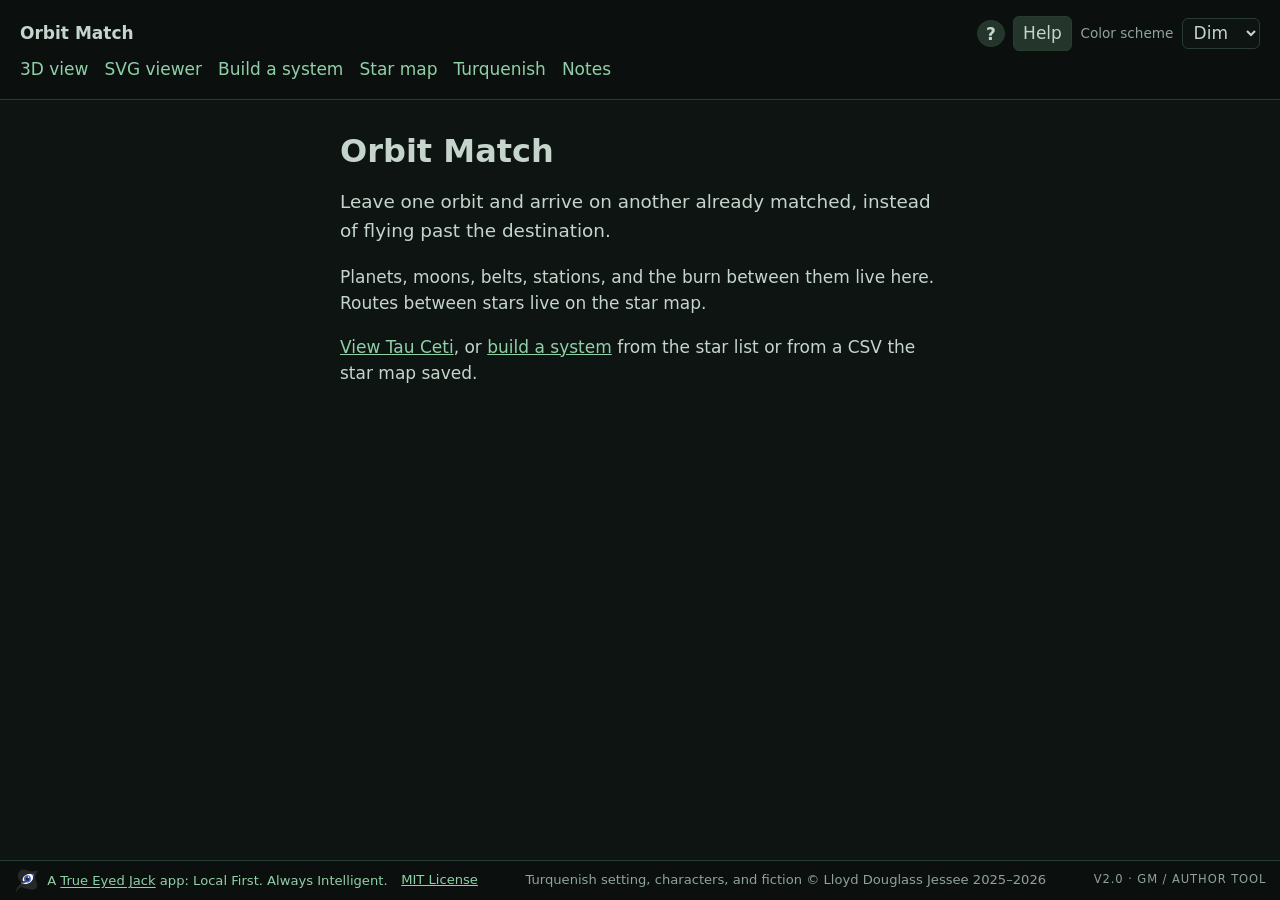
<file: site/index.html>
<!DOCTYPE html>
<html lang="en">
<head>
<meta charset="utf-8">
<meta name="viewport" content="width=device-width, initial-scale=1">
<title>Orbit Match</title>
<link rel="stylesheet" href="css/site.css">
<script src="js/theme.js"></script>
</head>
<body>
<header class="site-head">
  <div class="head-row">
    <strong>Orbit Match</strong>
    <div class="head-tools">
      <button type="button" id="help-mode" class="help-mode-btn" aria-label="Context help">?</button>
      <a class="help-docs" href="help/">Help</a>
      <span class="scheme-label">Color scheme</span>
      <select id="color-theme" aria-label="Color scheme">
        <option value="light">Light</option>
        <option value="dim">Dim</option>
        <option value="black">Dark</option>
      </select>
    </div>
  </div>
  <nav>
    <a href="viewer3d/">3D view</a>
    <a href="viewer/?view=svg">SVG viewer</a>
    <a href="manual/">Build a system</a>
    <a id="star-map" href="https://ldjessee-code.github.io/jumpgate_starroute/app.html">Star map</a>
    <a id="setting" href="https://ldjessee-code.github.io/jumpgate_starroute/docs/lore/#crowded/overview">Turquenish</a>
    <a id="notes" href="https://github.com/ldjessee-code/orbit_match">Notes</a>
  </nav>
</header>
<main>
  <h1>Orbit Match</h1>
  <p class="lede">Leave one orbit and arrive on another already matched, instead of flying past the destination.</p>
  <p>Planets, moons, belts, stations, and the burn between them live here. Routes between stars live on the star map.</p>
  <p><a href="viewer3d/">View Tau Ceti</a>, or <a href="manual/">build a system</a> from the star list or from a CSV the star map saved.</p>
</main>
<footer class="site-foot">
  <div class="foot-left">
    <a class="tej-brand" href="https://trueeyedjack.com/" target="_blank" rel="noopener noreferrer">
      <img src="img/true-eyed-jack.svg" alt="" width="36" height="36">
      <span>A <span class="tej-name">True Eyed Jack</span> app: Local First. Always Intelligent.</span>
    </a>
    <a href="https://github.com/ldjessee-code/orbit_match/blob/main/LICENSE">MIT License</a>
  </div>
  <p class="foot-mid">Turquenish setting, characters, and fiction © Lloyd Douglass Jessee 2025–2026</p>
  <p class="foot-right">v2.0 · GM / author tool</p>
</footer>
<script src="js/site.js"></script>
<script src="js/help.js"></script>
</body>
</html>
</file>
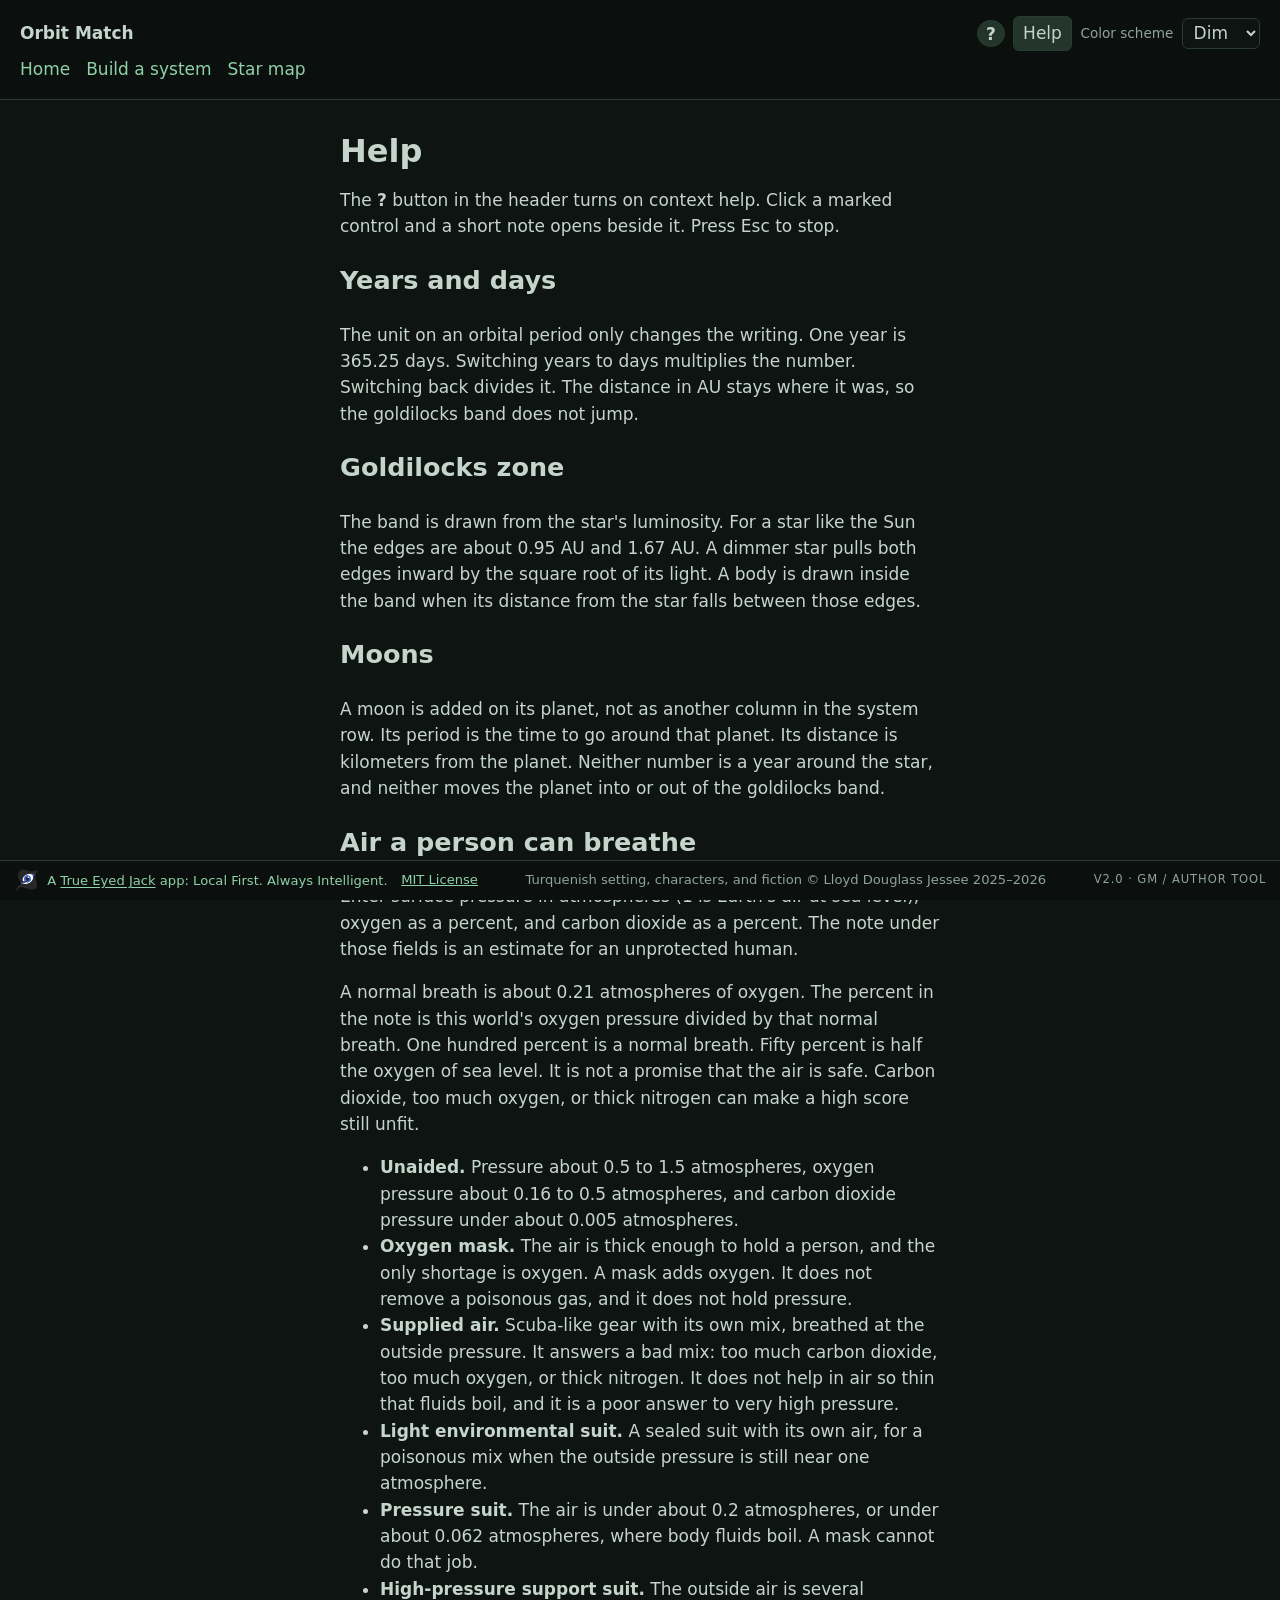
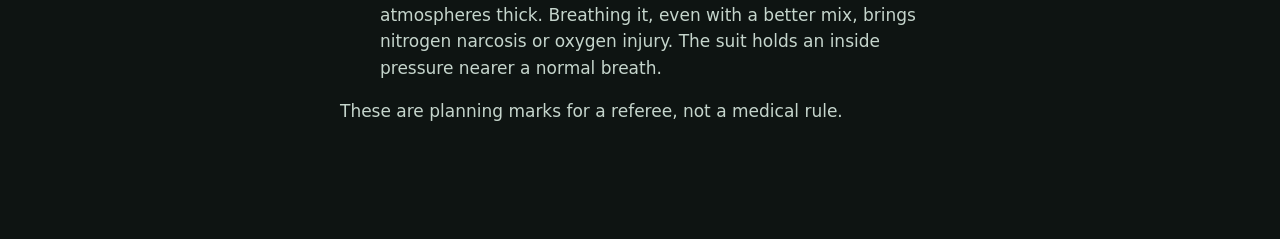
<file: site/help/index.html>
<!DOCTYPE html>
<html lang="en">
<head>
<meta charset="utf-8">
<meta name="viewport" content="width=device-width, initial-scale=1">
<title>Help · Orbit Match</title>
<link rel="stylesheet" href="../css/site.css">
<script src="../js/theme.js"></script>
</head>
<body>
<header class="site-head">
  <div class="head-row">
    <strong>Orbit Match</strong>
    <div class="head-tools">
      <button type="button" id="help-mode" class="help-mode-btn" aria-label="Context help">?</button>
      <a class="help-docs" href="../help/" aria-current="page">Help</a>
      <span class="scheme-label">Color scheme</span>
      <select id="color-theme" aria-label="Color scheme">
        <option value="light">Light</option>
        <option value="dim">Dim</option>
        <option value="black">Dark</option>
      </select>
    </div>
  </div>
  <nav>
    <a href="../">Home</a>
    <a href="../manual/">Build a system</a>
    <a href="https://ldjessee-code.github.io/jumpgate_starroute/app.html">Star map</a>
  </nav>
</header>
<main>
  <h1>Help</h1>
  <p>The <strong>?</strong> button in the header turns on context help. Click a marked control and a short note opens beside it. Press Esc to stop.</p>

  <h2>Years and days</h2>
  <p>The unit on an orbital period only changes the writing. One year is 365.25 days. Switching years to days multiplies the number. Switching back divides it. The distance in AU stays where it was, so the goldilocks band does not jump.</p>

  <h2>Goldilocks zone</h2>
  <p>The band is drawn from the star's luminosity. For a star like the Sun the edges are about 0.95 AU and 1.67 AU. A dimmer star pulls both edges inward by the square root of its light. A body is drawn inside the band when its distance from the star falls between those edges.</p>

  <h2>Moons</h2>
  <p>A moon is added on its planet, not as another column in the system row. Its period is the time to go around that planet. Its distance is kilometers from the planet. Neither number is a year around the star, and neither moves the planet into or out of the goldilocks band.</p>

  <h2>Air a person can breathe</h2>
  <p>Enter surface pressure in atmospheres (1 is Earth's air at sea level), oxygen as a percent, and carbon dioxide as a percent. The note under those fields is an estimate for an unprotected human.</p>
  <p>A normal breath is about 0.21 atmospheres of oxygen. The percent in the note is this world's oxygen pressure divided by that normal breath. One hundred percent is a normal breath. Fifty percent is half the oxygen of sea level. It is not a promise that the air is safe. Carbon dioxide, too much oxygen, or thick nitrogen can make a high score still unfit.</p>
  <ul>
    <li><strong>Unaided.</strong> Pressure about 0.5 to 1.5 atmospheres, oxygen pressure about 0.16 to 0.5 atmospheres, and carbon dioxide pressure under about 0.005 atmospheres.</li>
    <li><strong>Oxygen mask.</strong> The air is thick enough to hold a person, and the only shortage is oxygen. A mask adds oxygen. It does not remove a poisonous gas, and it does not hold pressure.</li>
    <li><strong>Supplied air.</strong> Scuba-like gear with its own mix, breathed at the outside pressure. It answers a bad mix: too much carbon dioxide, too much oxygen, or thick nitrogen. It does not help in air so thin that fluids boil, and it is a poor answer to very high pressure.</li>
    <li><strong>Light environmental suit.</strong> A sealed suit with its own air, for a poisonous mix when the outside pressure is still near one atmosphere.</li>
    <li><strong>Pressure suit.</strong> The air is under about 0.2 atmospheres, or under about 0.062 atmospheres, where body fluids boil. A mask cannot do that job.</li>
    <li><strong>High-pressure support suit.</strong> The outside air is several atmospheres thick. Breathing it, even with a better mix, brings nitrogen narcosis or oxygen injury. The suit holds an inside pressure nearer a normal breath.</li>
  </ul>
  <p>These are planning marks for a referee, not a medical rule.</p>
</main>
<footer class="site-foot">
  <div class="foot-left">
    <a class="tej-brand" href="https://trueeyedjack.com/" target="_blank" rel="noopener noreferrer">
      <img src="../img/true-eyed-jack.svg" alt="" width="36" height="36">
      <span>A <span class="tej-name">True Eyed Jack</span> app: Local First. Always Intelligent.</span>
    </a>
    <a href="https://github.com/ldjessee-code/orbit_match/blob/main/LICENSE">MIT License</a>
  </div>
  <p class="foot-mid">Turquenish setting, characters, and fiction © Lloyd Douglass Jessee 2025–2026</p>
  <p class="foot-right">v2.0 · GM / author tool</p>
</footer>
<script src="../js/help.js"></script>
</body>
</html>
</file>
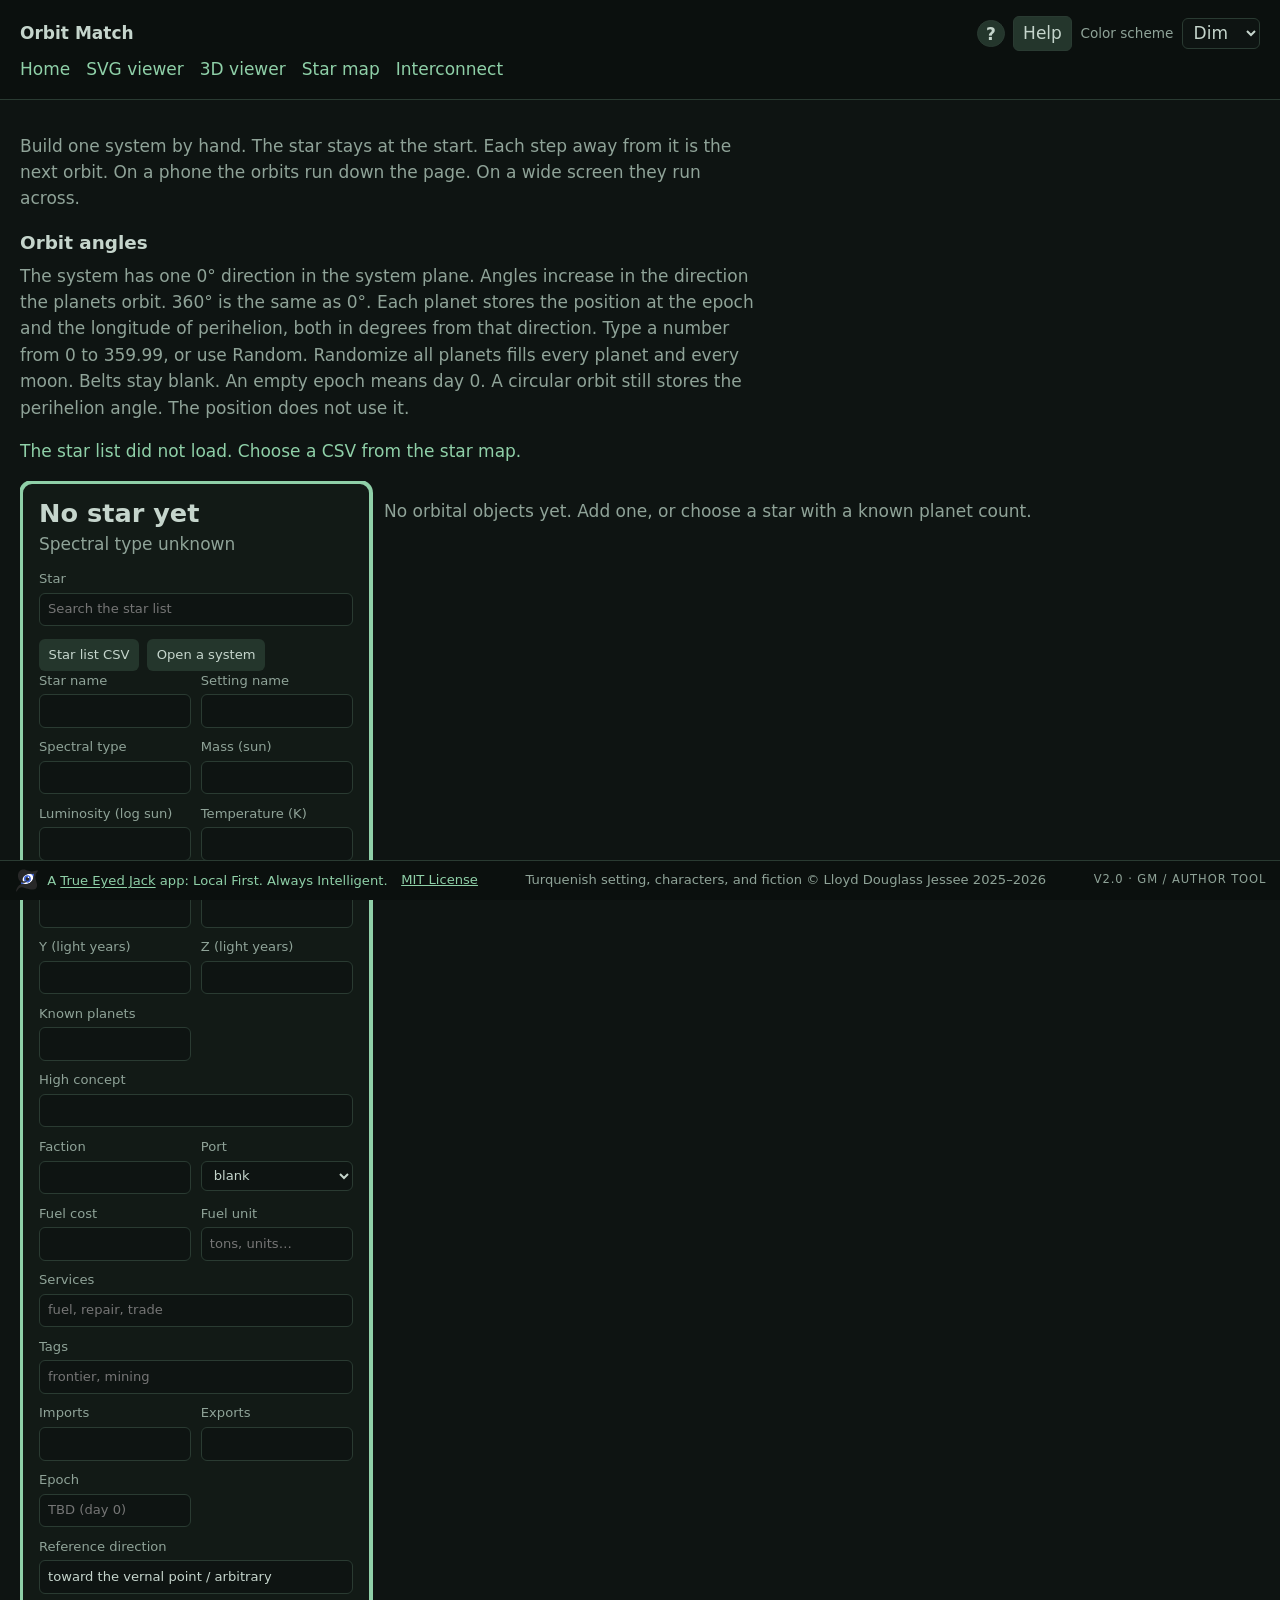
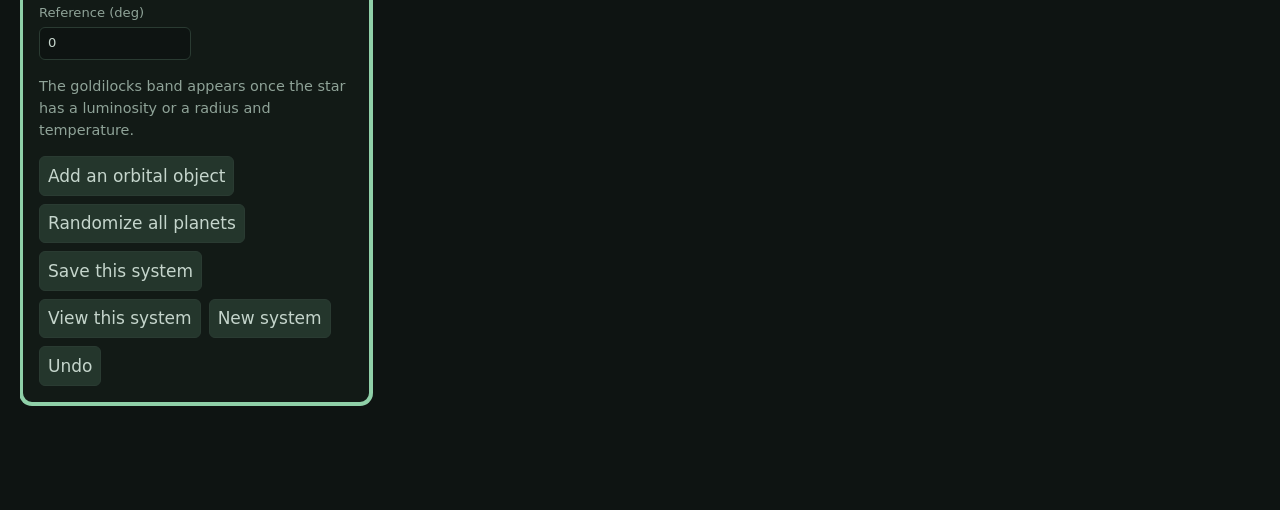
<file: site/manual/index.html>
<!DOCTYPE html>
<html lang="en">
<head>
<meta charset="utf-8">
<meta name="viewport" content="width=device-width, initial-scale=1">
<meta http-equiv="Content-Security-Policy" content="default-src 'self'; script-src 'self'; style-src 'self' 'unsafe-inline'; img-src 'self' data: blob:; connect-src 'self' https:; object-src 'none'; base-uri 'none'; form-action 'none'">
<title>Build a system · Orbit Match</title>
<link rel="icon" href="../img/true-eyed-jack.svg" type="image/svg+xml">
<link rel="stylesheet" href="../css/site.css">
<link rel="stylesheet" href="manual.css">
<script src="../js/theme.js"></script>
</head>
<body>
<header class="site-head">
  <div class="head-row">
    <strong>Orbit Match</strong>
    <div class="head-tools">
      <button type="button" id="help-mode" class="help-mode-btn" aria-label="Context help">?</button>
      <a class="help-docs" href="../help/">Help</a>
      <span class="scheme-label">Color scheme</span>
      <select id="color-theme" aria-label="Color scheme">
        <option value="light">Light</option>
        <option value="dim">Dim</option>
        <option value="black">Dark</option>
      </select>
    </div>
  </div>
  <nav>
    <a href="../">Home</a>
    <a href="../viewer/?view=svg">SVG viewer</a>
    <a href="../viewer3d/?view=3d">3D viewer</a>
    <a id="star-map" href="https://ldjessee-code.github.io/jumpgate_starroute/app.html">Star map</a>
    <a href="https://github.com/ldjessee-code/orbit_match/blob/main/INTERCONNECT.md">Interconnect</a>
  </nav>
</header>
<main>
  <p class="intro">Build one system by hand. The star stays at the start. Each step away from it is the next orbit. On a phone the orbits run down the page. On a wide screen they run across.</p>
  <section class="angles-note" id="orbit-angles">
    <h2>Orbit angles</h2>
    <p>The system has one 0° direction in the system plane. Angles increase in the direction the planets orbit. 360° is the same as 0°. Each planet stores the position at the epoch and the longitude of perihelion, both in degrees from that direction. Type a number from 0 to 359.99, or use Random. Randomize all planets fills every planet and every moon. Belts stay blank. An empty epoch means day 0. A circular orbit still stores the perihelion angle. The position does not use it.</p>
  </section>
  <p class="status" id="status">Loading the star list…</p>
  <div class="system" id="system">
    <section class="star-card" id="star-card">
      <div class="star-head">
        <h1 id="host-name">No star yet</h1>
        <p id="spec-type">Spectral type unknown</p>
      </div>
      <div class="finder">
        <label>Star
          <input id="star-search" type="search" placeholder="Search the star list" autocomplete="off">
        </label>
        <ul id="star-results" class="results" hidden></ul>
      </div>
      <div class="actions">
        <label class="file-btn">Star list CSV
          <input id="star-file" type="file" accept=".csv,text/csv">
        </label>
        <label class="file-btn">Open a system
          <input id="system-file" type="file" accept=".json,application/json">
        </label>
      </div>
      <div class="grid">
        <label>Star name
          <input data-header="hostname" autocomplete="off">
        </label>
        <label>Setting name
          <input data-header="setting_name">
        </label>
        <label>Spectral type
          <input data-header="spectype">
        </label>
        <label>Mass (sun)
          <input data-header="mass" inputmode="decimal">
        </label>
        <label>Luminosity (log sun)
          <input data-header="lum" inputmode="decimal">
        </label>
        <label>Temperature (K)
          <input data-header="teff" inputmode="decimal">
        </label>
        <label>Radius (sun)
          <input data-header="rad" inputmode="decimal">
        </label>
        <label>X (light years)
          <input data-header="x" inputmode="decimal">
        </label>
        <label>Y (light years)
          <input data-header="y" inputmode="decimal">
        </label>
        <label>Z (light years)
          <input data-header="z" inputmode="decimal">
        </label>
        <label>Known planets
          <input data-header="planets" inputmode="numeric">
        </label>
        <label class="wide">High concept
          <input data-header="concept">
        </label>
        <label>Faction
          <input data-header="holder">
        </label>
        <label>Port
          <select data-header="port">
            <option value="">blank</option>
            <option value="none">none</option>
            <option value="minor">minor</option>
            <option value="standard">standard</option>
            <option value="major">major</option>
          </select>
        </label>
        <label>Fuel cost
          <input data-header="fuel" inputmode="decimal">
        </label>
        <label>Fuel unit
          <input data-header="fuel_unit" placeholder="tons, units…">
        </label>
        <label class="wide">Services
          <input data-header="services" placeholder="fuel, repair, trade">
        </label>
        <label class="wide">Tags
          <input data-header="tags" placeholder="frontier, mining">
        </label>
        <label>Imports
          <input data-header="imports">
        </label>
        <label>Exports
          <input data-header="exports">
        </label>
        <label>Epoch
          <input data-header="epoch" placeholder="TBD (day 0)">
        </label>
        <label class="wide">Reference direction
          <input data-header="reference_label" placeholder="toward the vernal point / arbitrary">
        </label>
        <label>Reference (deg)
          <input data-header="reference_deg" inputmode="decimal">
        </label>
      </div>
      <p class="note" id="zone-note" data-help="goldilocks"></p>
      <div class="actions">
        <button type="button" id="add-body">Add an orbital object</button>
        <button type="button" id="randomize-all">Randomize all planets</button>
        <button type="button" id="save-system">Save this system</button>
        <button type="button" id="view-system">View this system</button>
        <button type="button" id="new-system">New system</button>
        <button type="button" id="undo" disabled>Undo</button>
      </div>
    </section>
    <div class="stack" id="stack"></div>
  </div>
</main>
<footer class="site-foot">
  <div class="foot-left">
    <a class="tej-brand" href="https://trueeyedjack.com/" target="_blank" rel="noopener noreferrer">
      <img src="../img/true-eyed-jack.svg" alt="" width="36" height="36">
      <span>A <span class="tej-name">True Eyed Jack</span> app: Local First. Always Intelligent.</span>
    </a>
    <a href="https://github.com/ldjessee-code/orbit_match/blob/main/LICENSE">MIT License</a>
  </div>
  <p class="foot-mid">Turquenish setting, characters, and fiction © Lloyd Douglass Jessee 2025–2026</p>
  <p class="foot-right">v2.0 · GM / author tool</p>
</footer>
<script src="orbit.js"></script>
<script type="module" src="../js/builder-link.js"></script>
<script src="manual.js"></script>
<script src="../js/help.js"></script>
</body>
</html>
</file>
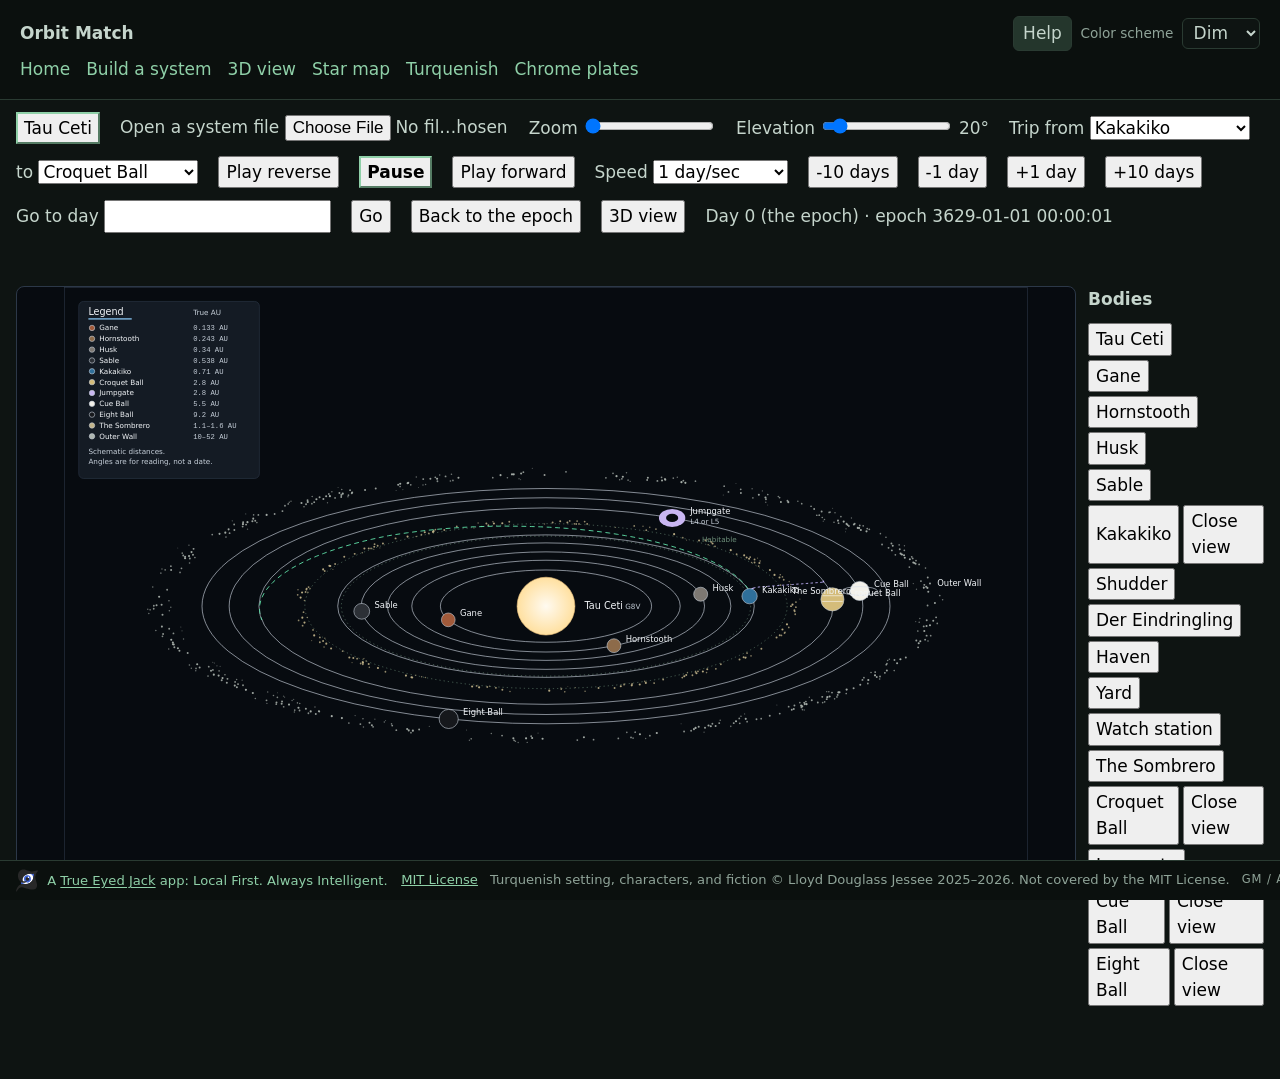
<file: site/viewer/index.html>
<!DOCTYPE html>
<html lang="en">
<head>
<meta charset="utf-8">
<meta name="viewport" content="width=device-width, initial-scale=1">
<meta http-equiv="Content-Security-Policy" content="default-src 'self'; script-src 'self'; style-src 'self' 'unsafe-inline'; img-src 'self' data: blob:; connect-src 'self'; object-src 'none'; base-uri 'none'; form-action 'none'">
<title>System view — Orbit Match</title>
<link rel="icon" href="../img/true-eyed-jack.svg" type="image/svg+xml">
<link rel="stylesheet" href="../css/site.css">
<link rel="stylesheet" href="viewer.css">
<script src="../js/theme.js"></script>
</head>
<body>
<header class="site-head">
  <div class="head-row">
    <strong>Orbit Match</strong>
    <div class="head-tools">
      <a class="help-docs" href="../help/">Help</a>
      <span class="scheme-label">Color scheme</span>
      <select id="color-theme" aria-label="Color scheme">
        <option value="light">Light</option>
        <option value="dim">Dim</option>
        <option value="black">Dark</option>
      </select>
    </div>
  </div>
  <nav>
    <a href="../">Home</a>
    <a href="../manual/">Build a system</a>
    <a href="../viewer3d/?view=3d">3D view</a>
    <a id="star-map" href="https://ldjessee-code.github.io/jumpgate_starroute/app.html">Star map</a>
    <a id="setting" href="https://ldjessee-code.github.io/jumpgate_starroute/docs/lore/#crowded/overview">Turquenish</a>
    <a href="plates/">Chrome plates</a>
  </nav>
</header>
<main class="viewer-main">
  <div class="dock">
    <p id="crumbs">
      <button type="button" id="crumb-system" data-frame="system">System</button>
    </p>
    <label class="file-btn">Open a system file
      <input id="system-file" type="file" accept=".json,application/json">
    </label>
    <label>Zoom <input id="zoom" type="range" min="1" max="8" step="0.5" value="1"></label>
    <label>Elevation <input id="elev" type="range" min="15" max="75" value="20"> <span id="elev-value">20°</span></label>
    <label>Trip from
      <select id="trip-from" aria-label="Trip from"></select>
    </label>
    <label>to
      <select id="trip-to" aria-label="Trip to"></select>
    </label>
    <button type="button" id="play-reverse" aria-pressed="false">Play reverse</button>
    <button type="button" id="play-pause" aria-pressed="true">Pause</button>
    <button type="button" id="play-forward" aria-pressed="false">Play forward</button>
    <label>Speed
      <select id="play-speed" aria-label="Playback speed">
        <option value="d1" selected>1 day/sec</option>
        <option value="d10">10 days/sec</option>
        <option value="d100">100 days/sec</option>
      </select>
    </label>
    <button type="button" id="time-back-10" data-days="-10">-10 days</button>
    <button type="button" id="time-back" data-days="-1">-1 day</button>
    <button type="button" id="time-fwd" data-days="1">+1 day</button>
    <button type="button" id="time-fwd-10" data-days="10">+10 days</button>
    <label>Go to day <input id="goto-day" type="number" step="any" inputmode="decimal" size="6"></label>
    <button type="button" id="goto-day-go">Go</button>
    <button type="button" id="reset-epoch">Back to the epoch</button>
    <button type="button" id="resource-toggle">3D view</button>
    <p id="clock-day" aria-live="polite"></p>
    <p id="readout" aria-live="polite"></p>
  </div>
  <p id="load-status" aria-live="polite"></p>
  <div class="viewer-body">
    <div id="sky"></div>
    <nav class="body-list-box" aria-label="Bodies">
      <p class="body-list-title">Bodies</p>
      <ul id="body-list" class="body-list"></ul>
    </nav>
  </div>
</main>
<footer class="site-foot">
  <div class="foot-left">
    <a class="tej-brand" href="https://trueeyedjack.com/" target="_blank" rel="noopener noreferrer">
      <img src="../img/true-eyed-jack.svg" alt="" width="36" height="36">
      <span>A <span class="tej-name">True Eyed Jack</span> app: Local First. Always Intelligent.</span>
    </a>
    <a href="https://github.com/ldjessee-code/orbit_match/blob/main/LICENSE">MIT License</a>
  </div>
  <p class="foot-mid">Turquenish setting, characters, and fiction © Lloyd Douglass Jessee 2025–2026. Not covered by the MIT License.</p>
  <p class="foot-right">GM / author tool</p>
</footer>
<script type="module" src="viewer.js"></script>
</body>
</html>
</file>
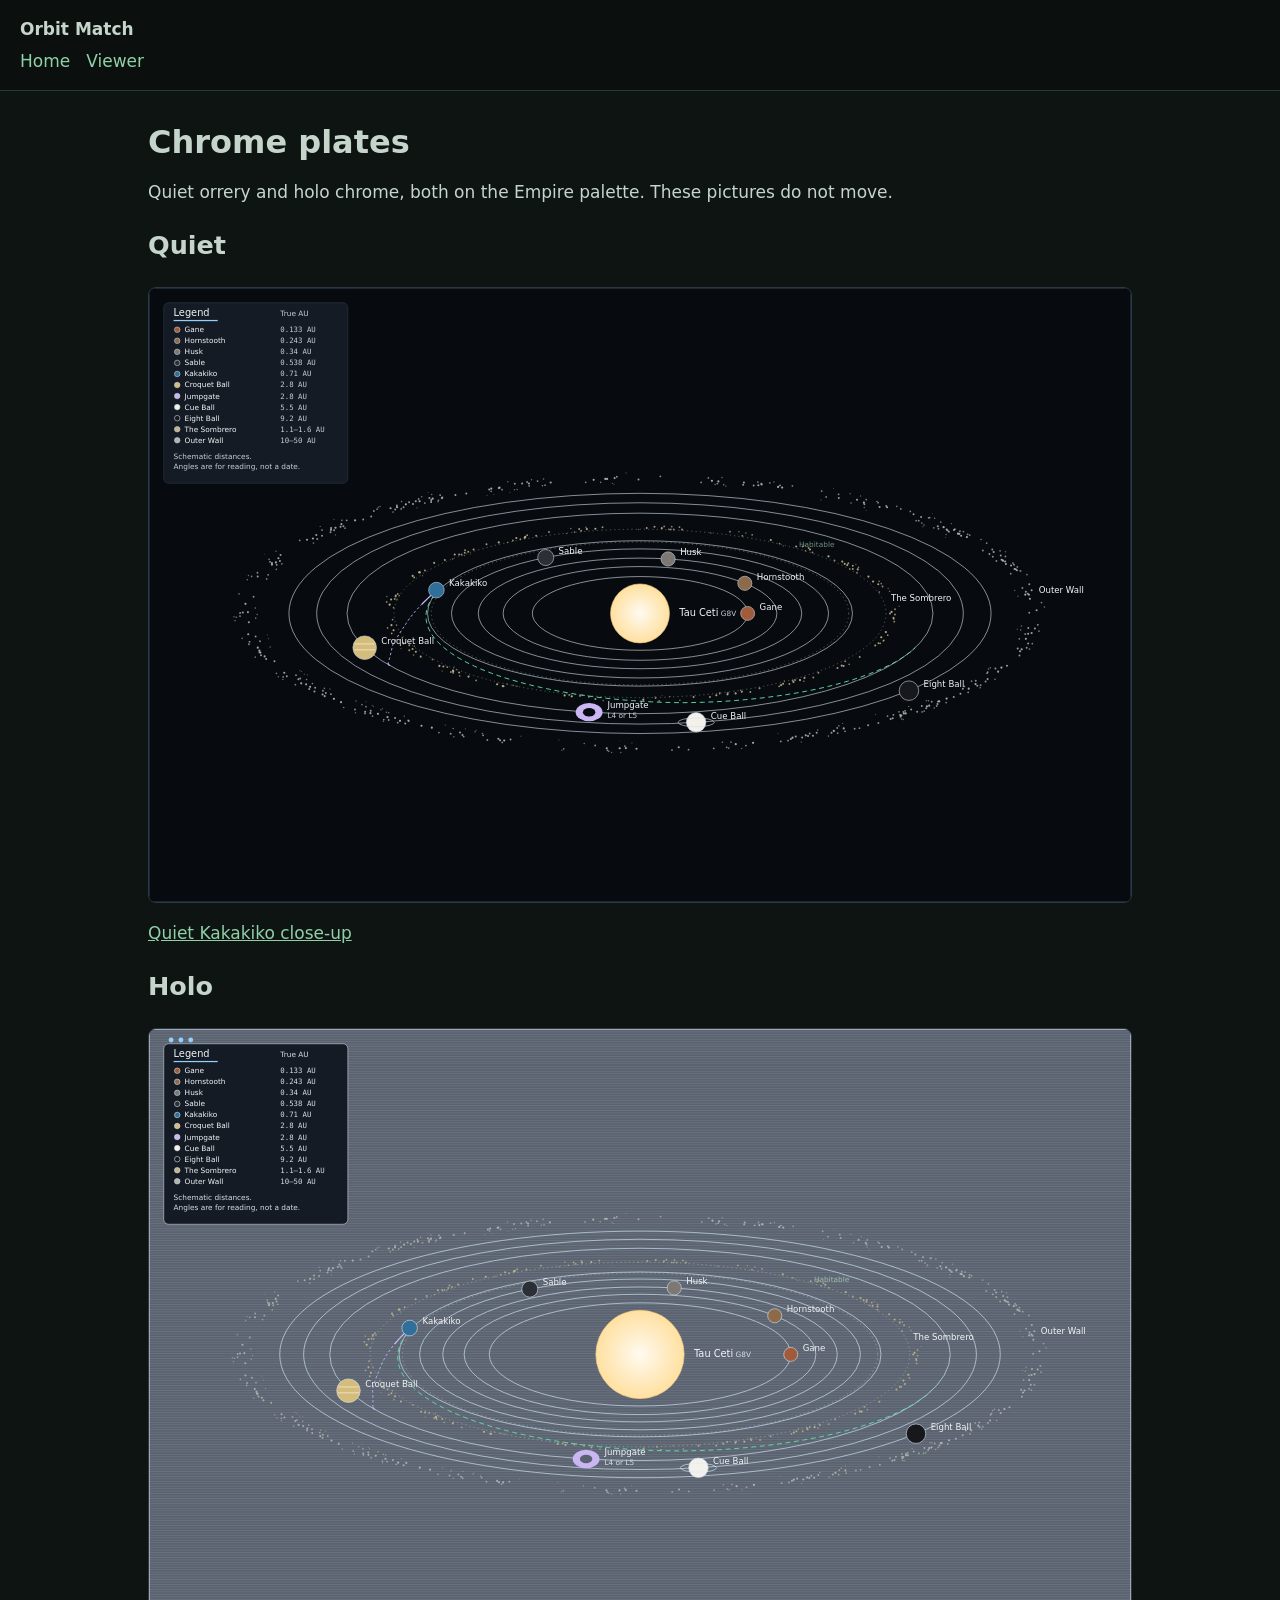
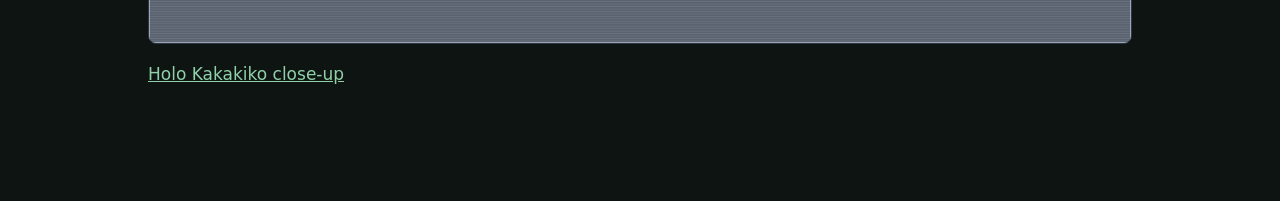
<file: site/viewer/plates/index.html>
<!DOCTYPE html>
<html lang="en">
<head>
<meta charset="utf-8">
<meta name="viewport" content="width=device-width, initial-scale=1">
<title>Chrome plates — Orbit Match</title>
<link rel="stylesheet" href="../../css/site.css">
<link rel="stylesheet" href="../viewer.css">
</head>
<body class="plate-page">
<header class="site-head">
  <div class="head-row"><strong>Orbit Match</strong></div>
  <nav>
    <a href="../../">Home</a>
    <a href="../">Viewer</a>
  </nav>
</header>
<main>
  <h1>Chrome plates</h1>
  <p>Quiet orrery and holo chrome, both on the Empire palette. These pictures do not move.</p>
  <h2>Quiet</h2>
  <img src="quiet-empire-system.svg" alt="Quiet Empire view of the Tau Ceti system">
  <p><a href="quiet-empire-kakakiko.svg">Quiet Kakakiko close-up</a></p>
  <h2>Holo</h2>
  <img src="holo-empire-system.svg" alt="Holo Empire view of the Tau Ceti system">
  <p><a href="holo-empire-kakakiko.svg">Holo Kakakiko close-up</a></p>
</main>
</body>
</html>
</file>
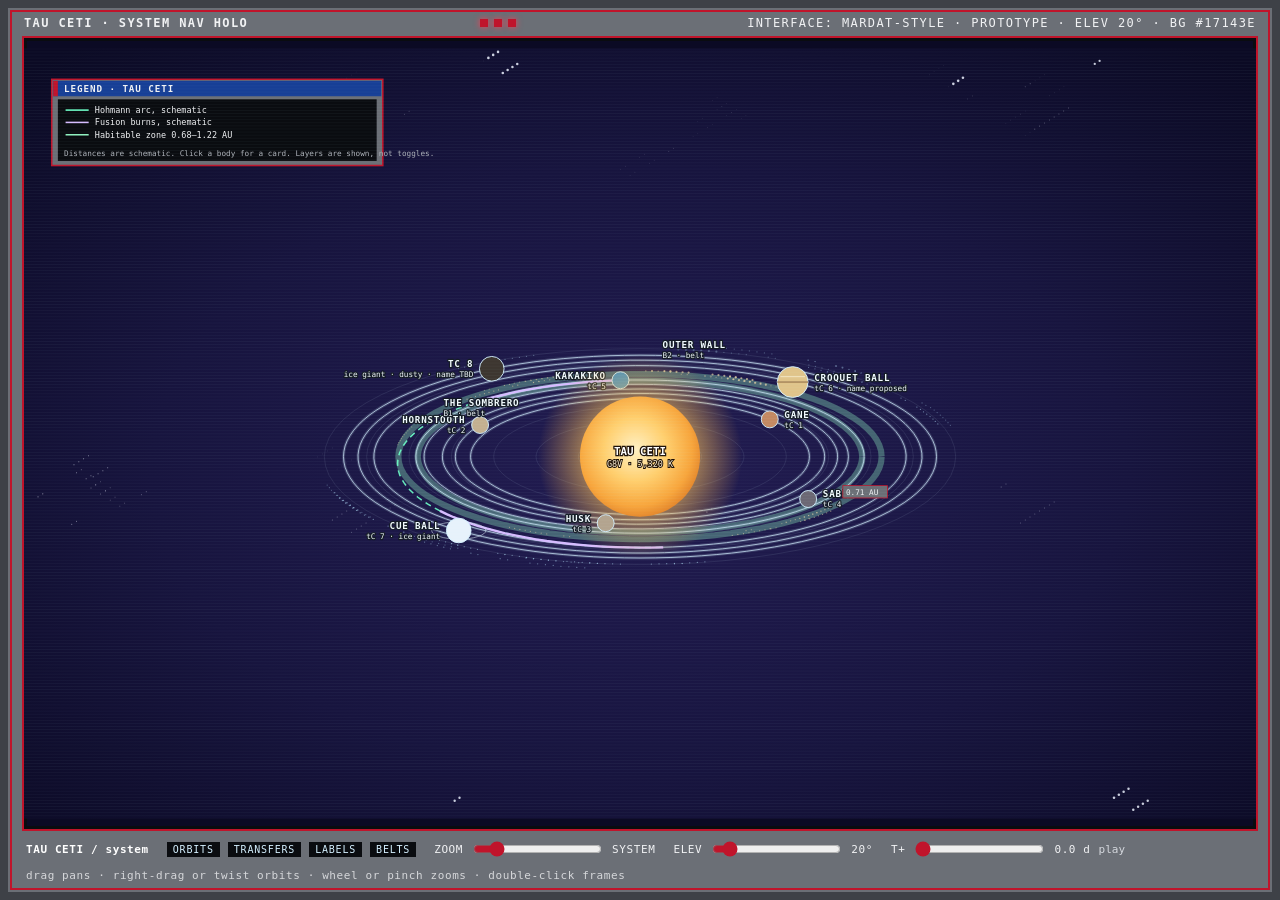
<file: system_view_mockups/interactive_mardat_tau_ceti_20261002.html>
<!DOCTYPE html>
<html lang="en">
<head>
<meta charset="utf-8">
<meta name="viewport" content="width=device-width, initial-scale=1">
<title>Tau Ceti — Mardat system viewer (prototype)</title>
<style>
  :root { color-scheme: dark; }
  html, body { height: 100%; margin: 0; background: #2c2e33; color: #f1f2f4;
    font-family: Consolas, "Cascadia Mono", "Segoe UI", monospace; }
  #shell { height: 100%; box-sizing: border-box; display: flex; flex-direction: column;
    background: #6B6F76; border: 8px solid #3e4147; outline: 2px solid #C0142B; outline-offset: -12px; }
  header { display: flex; justify-content: space-between; gap: 12px; align-items: center;
    padding: 8px 16px 6px; font-size: 12px; letter-spacing: 1.4px; }
  @media (max-width: 720px) {
    header { flex-wrap: wrap; letter-spacing: .3px; font-size: 11px; }
    #status { flex: 1 0 100%; }
  }
  header b { font-weight: 700; }
  #lamps { display: flex; gap: 6px; }
  #lamps i { width: 8px; height: 8px; background: #C0142B; display: block; box-shadow: 0 0 6px #ff3b52; }
  #stage { position: relative; flex: 1; min-height: 0; margin: 0 14px; background: #0b0a24;
    border: 2px solid #C0142B; box-shadow: inset 0 0 0 3px #0A0C10; touch-action: none; }
  #view { width: 100%; height: 100%; display: block; cursor: grab; }
  #view text { font-family: Consolas, "Cascadia Mono", monospace; }
  #view.orbiting { cursor: crosshair; }
  #card { position: absolute; top: 18px; right: 18px; width: min(360px, 46vw); display: none;
    background: #6B6F76; border: 2px solid #C0142B; box-shadow: 0 6px 16px rgba(0,0,0,.45); z-index: 3; }
  #card.open { display: block; }
  #card .bar { background: #173f96; border-top: 2px solid #6f9be8; color: #f1f2f4;
    font-weight: 700; letter-spacing: 1.2px; font-size: 13px; padding: 6px 10px 6px 14px;
    box-shadow: inset 6px 0 0 #C0142B; }
  #card .body { margin: 6px; background: #0A0C10; padding: 8px 10px 4px; font-size: 12.5px; line-height: 1.45; }
  #card .body p { margin: 0 0 3px; }
  #card .actions { display: flex; justify-content: space-between; align-items: center;
    margin: 0 6px 6px; padding: 6px 8px 2px; border-top: 1px solid #3a3e46; background: #0A0C10; }
  button.link, button.iconbtn { background: none; border: 0; color: #9ecbff; font: inherit;
    cursor: pointer; padding: 2px 0; }
  button.link { text-decoration: underline; }
  button.iconbtn { display: flex; gap: 6px; align-items: center; color: #d5d8de; }
  #dock { display: flex; flex-wrap: wrap; gap: 10px 18px; align-items: center;
    padding: 8px 18px 10px; font-size: 11px; letter-spacing: .6px; }
  #dock .group { display: flex; align-items: center; gap: 8px; }
  input[type=range] { accent-color: #C0142B; }
  #crumbs b { color: #fff; }
  .chip { background: #0A0C10; color: #d4f0ff; padding: 2px 6px; font-size: 10px; letter-spacing: .8px; }
  #hint { opacity: .8; }
  #modal { position: fixed; inset: 0; background: rgba(6,6,16,.62); display: none;
    align-items: center; justify-content: center; z-index: 5; }
  #modal.open { display: flex; }
  #dialog { width: min(460px, 92vw); background: #6B6F76; border: 2px solid #C0142B; }
  #dialog h2 { margin: 0; background: #173f96; border-top: 2px solid #6f9be8; color: #fff;
    font-size: 14px; letter-spacing: 1px; padding: 8px 12px; box-shadow: inset 6px 0 0 #C0142B; }
  #dialog .pad { margin: 8px; background: #0A0C10; padding: 10px 12px; font-size: 13px; line-height: 1.45; }
  #dialog .warn { color: #ff8d98; }
  textarea { width: 100%; box-sizing: border-box; min-height: 90px; margin-top: 8px;
    background: #14161c; color: #f1f2f4; border: 1px solid #3e4147; font: inherit; padding: 6px; }
  #dialog .row { display: flex; justify-content: flex-end; gap: 8px; padding: 0 8px 8px; }
  #dialog .row button { background: #173f96; color: #fff; border: 1px solid #6f9be8; font: inherit;
    padding: 4px 10px; cursor: pointer; }
  #check { position: absolute; left: -999px; }
</style>
</head>
<body>
<div id="shell">
  <header>
    <span><b id="title">TAU CETI · SYSTEM NAV HOLO</b></span>
    <span id="lamps" aria-hidden="true"><i></i><i></i><i></i></span>
    <span id="status">INTERFACE: MARDAT-STYLE · PROTOTYPE · BG #17143E</span>
  </header>
  <div id="stage">
    <svg id="view" viewBox="0 0 1600 1000" role="img" aria-label="Tau Ceti system, Mardat display">
      <defs>
        <radialGradient id="space" cx="50%" cy="55%" r="72%">
          <stop offset="0" stop-color="#221c52"/><stop offset=".55" stop-color="#17143e"/><stop offset="1" stop-color="#0b0a24"/>
        </radialGradient>
        <radialGradient id="star" cx="46%" cy="44%" r="58%">
          <stop offset="0" stop-color="#fff1c4"/><stop offset=".45" stop-color="#ffcf6e"/>
          <stop offset=".82" stop-color="#f7a53c"/><stop offset="1" stop-color="#e2842a"/>
        </radialGradient>
        <radialGradient id="halo">
          <stop offset=".55" stop-color="#ffc45a" stop-opacity=".55"/>
          <stop offset="1" stop-color="#ffb347" stop-opacity="0"/>
        </radialGradient>
        <pattern id="scan" width="4" height="4" patternUnits="userSpaceOnUse">
          <rect width="4" height="1" fill="#d4f0ff" opacity=".04"/>
        </pattern>
      </defs>
      <rect width="1600" height="1000" fill="url(#space)"/>
      <g id="stars"></g>
      <g id="dyn"></g>
      <g id="hud"></g>
      <rect width="1600" height="1000" fill="url(#scan)" pointer-events="none"/>
    </svg>
    <aside id="card" aria-live="polite">
      <div class="bar" id="card-title"></div>
      <div class="body" id="card-body"></div>
      <div class="actions">
        <button type="button" class="link" id="lore">Open lore</button>
        <button type="button" class="iconbtn" id="pencil" title="Edit these details">
          <svg width="14" height="14" viewBox="0 0 14 14" aria-hidden="true">
            <path d="M2 11 L8 5 L10 7 L4 13 Z M8 5 L10.2 2.8 L12.2 4.8 L10 7 M2 11 L1 13 L4 12" fill="none" stroke="#9ecbff" stroke-width="1.2"/>
          </svg>
          edit
        </button>
      </div>
    </aside>
  </div>
  <div id="dock">
    <div class="group" id="crumbs"><b id="crumb">TAU CETI / system</b></div>
    <div class="group"><span class="chip">ORBITS</span><span class="chip">TRANSFERS</span><span class="chip">LABELS</span><span class="chip">BELTS</span></div>
    <div class="group">
      <label for="zoom">ZOOM</label>
      <input id="zoom" type="range" min="5" max="100" value="18">
      <span id="slice">SYSTEM</span>
    </div>
    <div class="group">
      <label for="elev">ELEV</label>
      <input id="elev" type="range" min="15" max="75" value="20">
      <span id="elev-read">20°</span>
    </div>
    <div class="group">
      <label for="time">T+</label>
      <input id="time" type="range" min="0" max="400" value="0" step="0.5">
      <span id="time-read">0 d</span>
      <button type="button" class="iconbtn" id="play">play</button>
    </div>
    <span id="hint">drag pans · right-drag or twist orbits · wheel or pinch zooms · double-click frames</span>
  </div>
</div>
<div id="modal" role="dialog" aria-modal="true" aria-labelledby="dlg-title">
  <div id="dialog">
    <h2 id="dlg-title"></h2>
    <div class="pad" id="dlg-body"></div>
    <div class="row"><button type="button" id="dlg-close">Close</button></div>
  </div>
</div>
<div id="check"></div>
<script>
const TAU = Math.PI * 2;
const STAR_MASS = 0.78;
const DEG = Math.PI / 180;
function clamp(v, a, b) { return Math.max(a, Math.min(b, v)); }
function kepler(M, e) {
  M = ((M % TAU) + TAU) % TAU;
  let E = e < 0.8 ? M : Math.PI;
  for (let i = 0; i < 50; i++) {
    const d = (E - e * Math.sin(E) - M) / (1 - e * Math.cos(E));
    E -= d;
    if (Math.abs(d) < 1e-12) break;
  }
  return E;
}
const P0 = { gane: 40, horn: 150, husk: 260, sable: 330, kak: 95, gg: 55, ig1: 230, ig2: 120 };
const BODIES = {
  gane: { name: "Gane", des: "tC 1", a: 0.133, e: 0, col: "#c48962" },
  horn: { name: "Hornstooth", des: "tC 2", a: 0.243, e: 0, col: "#c4b090" },
  husk: { name: "Husk", des: "tC 3", a: 0.34, e: 0, col: "#b3a48f" },
  sable: { name: "Sable", des: "tC 4", a: 0.538, e: 0.1, col: "#6c6874" },
  kak: { name: "Kakakiko", des: "tC 5", a: 0.71, e: 0, col: "#3d8ec4" },
  gg: { name: "Croquet Ball", des: "tC 6 · name proposed", a: 2.8, e: 0, col: "#e0c48a", stripes: true },
  ig1: { name: "Cue Ball", des: "tC 7 · ice giant", a: 5.5, e: 0, col: "#e7f2fb", rings: true },
  ig2: { name: "tC 8", des: "ice giant · dusty · name TBD", a: 9.2, e: 0, col: "#3d3630" }
};
for (const [id, b] of Object.entries(BODIES)) {
  b.id = id;
  b.P = 365.25 * Math.sqrt(b.a ** 3 / STAR_MASS);
  b.M0 = P0[id] * DEG;
}
function helio(b, t) {
  const E = kepler(b.M0 + TAU * t / b.P, b.e);
  return [b.a * (Math.cos(E) - b.e), b.a * Math.sqrt(1 - b.e * b.e) * Math.sin(E)];
}
const DER = { a: 400000, e: 0.03, w: 0, M0: Math.PI, P: 28.36, col: "#8d8a84" };
const SHU = { a: 251350, e: 0.20, w: 30 * DEG, P: 14.18, col: "#d9d0c4" };
SHU.M0 = (2 * (DER.w + DER.M0) - SHU.w) - SHU.w;
function kpos(o, t) {
  const E = kepler(o.M0 + TAU * t / o.P, o.e);
  const x = o.a * (Math.cos(E) - o.e), y = o.a * Math.sqrt(1 - o.e * o.e) * Math.sin(E);
  const c = Math.cos(o.w), s = Math.sin(o.w);
  return [x * c - y * s, x * s + y * c];
}
function lag(which, t) {
  const p = kpos(DER, t), r = Math.hypot(p[0], p[1]);
  const th = Math.atan2(p[1], p[0]) + { l4: TAU / 6, l5: -TAU / 6, l3: Math.PI }[which];
  return [r * Math.cos(th), r * Math.sin(th)];
}
function shipXY(t) {
  const u = 0.42 + 0.45 * (((t % 20) + 20) % 20) / 20;
  const r = 170000 + u * 190000;
  const a = 2.15 + u * 1.15;
  return [r * Math.cos(a), r * Math.sin(a)];
}

const knots = [0.133, 0.243, 0.34, 0.538, 0.71, 1.1, 1.6, 2.8, 5.5, 9.2, 10, 50];
const FIT = 430, R_IN = 220, lam = 0.45;
const la = Math.log(knots[0]), lb = Math.log(knots[knots.length - 1]);
const u = knots.map((a, i) => ((i / (knots.length - 1)) + lam * (Math.log(a) - la) / (lb - la)) / (1 + lam));
const rho = u.map(x => R_IN + (FIT - R_IN) * x);
function mapR(r) {
  if (r <= knots[0]) return R_IN * (r / knots[0]) ** 0.5 + (rho[0] - R_IN) * (r / knots[0]);
  for (let i = 1; i < knots.length; i++) if (r <= knots[i]) {
    const t = (Math.log(r) - Math.log(knots[i - 1])) / (Math.log(knots[i]) - Math.log(knots[i - 1]));
    return rho[i - 1] + t * (rho[i] - rho[i - 1]);
  }
  return rho[rho.length - 1];
}
function layoutAU(xy) {
  const r = Math.hypot(xy[0], xy[1]);
  if (r < 1e-9) return [0, 0];
  const k = mapR(r) / r;
  return [xy[0] * k, xy[1] * k];
}

const LOCAL = new Set(["kak", "shu", "der", "l3", "l4", "l5", "ship", "stream"]);
const FACTS = {
  star: ["0.78 M☉ · 0.488 L☉ · 5,320 K · metal-poor", "Display: Mardat fiery star style (stylised).", "Warmer and more saturated than true G8V. Not red.", "Habitable zone 0.68–1.22 AU (green band)."],
  kak: ["Ocean super-Earth · 0.967 G · 34 h day", "Orbit 0.71 AU · year 247.4 d", "Moons: Shudder, Der Eindringling", "L3 / L4 / L5 stations on Der's orbit"],
  gg: ["Name proposed, not locked.", "Striped giant. Hohmann arrival from Kakakiko.", "481 d, Δv 8.2 + 5.7 km/s. Next window T+181 d.", "Fusion 0.01 g: 82 d, Δv 133 of 150 km/s."],
  shu: ["Moon I · 2.8 g/cm³ · e 0.20", "Perigee 201,080 km · apogee 301,620 km", "2:1 with Der Eindringling (design spec)."],
  der: ["Moon II · 7.2 g/cm³ · about 400,000 km", "Mass-driver stream runs from here to L4.", "Design spec: some Der mining runs Mardat hardware."],
  l4: ["L4 yard and Goliath Funnel.", "Leads Der by 60°.", "Catches the mass-driver slugs."],
  l5: ["L5 Haven. Cylinder-cluster icon on the mockups.", "Trails Der by 60°.", "The crew shuttle's planned arrival."],
  l3: ["Der's L3 point, opposite Der · ~400,000 km", "Weather and monitoring of the far hemisphere.", "Crew ~20 (under 50) · 2 weeks on / 2 off.", "Relays to Der via L4 and L5."],
  ship: ["Turquenish Empire fusion 0.01 g · coasting", "Orbit raise: Kakakiko low orbit → L5 Haven", "Snapshot at T+6 d, not live: elapsed 113.4 h, arrive in 44.1 h.", "Δv 5.4 km/s of 9.0 budget (placeholder). Reaction mass ~28% (placeholder)."],
  stream: ["Backward shots, ~70 m/s beyond escape.", "One-orbit phasing ellipse · 23.5 d to the catcher.", "40 slugs in flight (1 per 0.6 d, placeholder)."],
  gane: ["tC 1. No further facts in this prototype."],
  horn: ["tC 2. No further facts in this prototype."],
  husk: ["tC 3. No further facts in this prototype."],
  sable: ["tC 4. No further facts in this prototype."],
  ig1: ["tC 7, Cue Ball, ringed ice giant.", "No further facts in this prototype."],
  ig2: ["tC 8. Name TBD. Dark, dusty ice giant.", "No further facts in this prototype."]
};
const TITLES = {
  star: "TAU CETI · G8V", kak: "KAKAKIKO · tC 5", gg: "CROQUET BALL · tC 6",
  shu: "SHUDDER · MOON I", der: "DER EINDRINGLING · MOON II",
  l4: "L4 YARD + GOLIATH FUNNEL", l5: "L5 HAVEN", l3: "L3 WATCH STATION",
  ship: "SHIP · CREW SHUTTLE (placeholder)", stream: "MASS-DRIVER STREAM · DER → L4",
  gane: "GANE · tC 1", horn: "HORNSTOOTH · tC 2", husk: "HUSK · tC 3",
  sable: "SABLE · tC 4", ig1: "CUE BALL · tC 7", ig2: "tC 8 · NAME TBD"
};

const cam = { frame: "system", tx: 0, ty: 0, zoom: 0.18, elev: 20, az: 0, t: 0, follow: null, selected: null };
const hits = [];
const svg = document.getElementById("view");
const CX = 800, CY = 530;

function viewScale() {
  if (cam.frame === "system") return Math.pow(10, (cam.zoom - 0.18) / 0.62);
  const base = 300 / 400000;
  return base * Math.pow(7, (cam.zoom - 0.66) / 0.42);
}
function project(x, y) {
  const c = Math.cos(cam.az), s = Math.sin(cam.az);
  const dx = x - cam.tx, dy = y - cam.ty;
  const xr = dx * c - dy * s, yr = dx * s + dy * c;
  const k = viewScale();
  return [CX + xr * k, CY - yr * k * Math.sin(cam.elev * DEG)];
}
function screenToWorld(sx, sy) {
  const k = viewScale(), es = Math.sin(cam.elev * DEG);
  const xr = (sx - CX) / k, yr = -(sy - CY) / (k * es);
  const c = Math.cos(cam.az), s = Math.sin(cam.az);
  return [cam.tx + xr * c + yr * s, cam.ty + -xr * s + yr * c];
}
function worldOf(id) {
  const t = cam.t;
  if (cam.frame === "local") {
    if (id === "kak") return [0, 0];
    if (id === "shu") return kpos(SHU, t);
    if (id === "der") return kpos(DER, t);
    if (id === "l3" || id === "l4" || id === "l5") return lag(id, t);
    if (id === "ship") return shipXY(t);
    if (id === "stream") {
      const d = kpos(DER, t), L = lag("l4", t);
      return [(d[0] + L[0]) / 2, (d[1] + L[1]) / 2];
    }
    return null;
  }
  if (id === "star") return [0, 0];
  if (!BODIES[id]) return null;
  return layoutAU(helio(BODIES[id], t));
}
function isLocalId(id) { return LOCAL.has(id); }

function hash(s) {
  let h = 2166136261;
  for (const c of s) { h ^= c.charCodeAt(0); h = Math.imul(h, 16777619); }
  return (h >>> 0) / 4294967296;
}
(function stars() {
  const g = document.getElementById("stars");
  let s = "";
  for (let i = 0; i < 220; i++) {
    const m = hash("m" + i);
    const r = (0.4 + 1.3 * m ** 3).toFixed(2);
    const x = (hash("x" + i) * 1600).toFixed(1), y = (hash("y" + i) * 1000).toFixed(1);
    s += `<circle cx="${x}" cy="${y}" r="${r}" fill="#eef3ff" opacity="${(0.25 + 0.6 * m).toFixed(2)}"/>`;
  }
  g.innerHTML = s;
})();

function syncFollow() {
  if (!cam.follow) return;
  const p = worldOf(cam.follow);
  if (!p) { cam.follow = null; return; }
  cam.tx = p[0]; cam.ty = p[1];
}
function sliceName() {
  if (cam.frame === "local") return cam.zoom > 0.82 ? "YARD" : "MOON";
  return cam.zoom < 0.30 ? "SYSTEM" : "PLANET";
}
function setZoom(z) {
  z = clamp(z, 0.05, 1);
  if (cam.frame === "system" && z >= 0.50) {
    cam.frame = "local";
    const keep = cam.follow && isLocalId(cam.follow) ? cam.follow : (cam.selected && isLocalId(cam.selected) ? cam.selected : "kak");
    cam.follow = keep;
  } else if (cam.frame === "local" && z <= 0.42) {
    cam.frame = "system";
    cam.follow = (cam.selected && BODIES[cam.selected]) ? cam.selected : (cam.selected === "star" ? "star" : "kak");
  }
  cam.zoom = z;
}
function bodyR(id) {
  const k = cam.frame === "system" ? clamp(viewScale(), 0.65, 1.8) ** 0.35 : clamp(viewScale() / (300 / 400000), 0.7, 2.2) ** 0.3;
  if (cam.frame === "local") {
    if (id === "kak") return 62 * k;
    if (id === "shu" || id === "der") return 16 * k;
    return 7;
  }
  if (id === "star") return 78 * clamp(viewScale(), 0.7, 1.35) ** 0.2;
  if (id === "gg") return 20 * k;
  if (id === "ig1" || id === "ig2") return 16 * k;
  return 11 * k;
}

function esc(s) { return String(s).replace(/&/g, "&amp;").replace(/</g, "&lt;"); }
function poly(pts) { return pts.map((p, i) => (i ? "L" : "M") + p[0].toFixed(1) + " " + p[1].toFixed(1)).join(" "); }
function ellipsePath(r, n) {
  const pts = [];
  for (let i = 0; i <= n; i++) {
    const a = TAU * i / n;
    pts.push(project(r * Math.cos(a), r * Math.sin(a)));
  }
  return poly(pts);
}
function orbitPath(fn, P) {
  const pts = [];
  for (let i = 0; i <= 120; i++) pts.push(project(...fn(P * i / 120)));
  return poly(pts);
}

function render() {
  syncFollow();
  hits.length = 0;
  const parts = [];
  if (cam.frame === "system") {
    for (let r = 80; r <= FIT; r += 55) {
      const ring = [];
      for (let i = 0; i <= 72; i++) {
        const a = TAU * i / 72;
        ring.push(project(r * Math.cos(a), r * Math.sin(a)));
      }
      parts.push(`<path d="${poly(ring)}" fill="none" stroke="#d4f0ff" stroke-opacity=".12"/>`);
    }
    for (const edge of [0.68, 1.22]) {
      const pts = [];
      for (let i = 0; i <= 90; i++) {
        const a = TAU * i / 90, rad = mapR(edge);
        pts.push(project(rad * Math.cos(a), rad * Math.sin(a)));
      }
      parts.push(`<path d="${poly(pts)}" fill="none" stroke="#8ff0bf" stroke-opacity=".35" stroke-width="8"/>`);
    }
    belt("somb", 1.1, 1.6, 160, "#d8c9a3", parts);
    belt("wall", 10, 50, 220, "#9ec3e0", parts);
    for (const b of Object.values(BODIES)) {
      const d = orbitPath(tt => layoutAU(helio(b, tt)), b.P);
      parts.push(`<path d="${d}" fill="none" stroke="#d4f0ff" stroke-opacity=".16" stroke-width="4"/>`);
      parts.push(`<path d="${d}" fill="none" stroke="#d4f0ff" stroke-opacity=".8" stroke-width="1.15"/>`);
    }
    drawTransfer(parts);
    const items = Object.values(BODIES).map(b => ({ id: b.id, p: project(...layoutAU(helio(b, cam.t))) }));
    items.sort((a, b) => a.p[1] - b.p[1]);
    items.filter(i => i.p[1] < CY).forEach(i => drawPlanet(parts, i.id, i.p));
    drawStar(parts, project(0, 0));
    items.filter(i => i.p[1] >= CY).forEach(i => drawPlanet(parts, i.id, i.p));
    const sb = project(...layoutAU([1.35 * Math.cos(2.5), 1.35 * Math.sin(2.5)]));
    label(parts, sb[0], sb[1], "THE SOMBRERO", "B1 · belt");
    const ow = project(...layoutAU([22 * Math.cos(1.5), 22 * Math.sin(1.5)]));
    label(parts, ow[0], ow[1], "OUTER WALL", "B2 · belt");
    const tag = project(...layoutAU([0.71 * Math.cos(-0.5), 0.71 * Math.sin(-0.5)]));
    parts.push(`<rect x="${tag[0] + 8}" y="${tag[1] - 10}" width="58" height="16" fill="#6B6F76" stroke="#C0142B"/><text x="${tag[0] + 12}" y="${tag[1] + 2}" fill="#f1f2f4" font-size="10">0.71 AU</text>`);
  } else {
    for (let r = 80000; r <= 460000; r += 80000) {
      const d = ellipsePath(r, 90);
      parts.push(`<path d="${d}" fill="none" stroke="#d4f0ff" stroke-opacity="${r % 160000 ? .1 : .2}" stroke-width="1"/>`);
    }
    parts.push(`<path d="${orbitPath(tt => kpos(SHU, tt), SHU.P)}" fill="none" stroke="#e8dccb" stroke-width="1.3"/>`);
    parts.push(`<path d="${orbitPath(tt => kpos(DER, tt), DER.P)}" fill="none" stroke="#c8bcb0" stroke-width="1.3"/>`);
    const d0 = kpos(DER, cam.t), L4 = lag("l4", cam.t), L5 = lag("l5", cam.t);
    for (let i = 0; i < 16; i++) {
      const u = i / 15;
      const p = project(d0[0] + (L4[0] - d0[0]) * u, d0[1] + (L4[1] - d0[1]) * u);
      parts.push(`<rect x="${p[0] - 3}" y="${p[1] - 1.5}" width="6" height="3" fill="#fbfcfd" transform="rotate(${(cam.az * 20).toFixed(1)} ${p[0]} ${p[1]})"/>`);
    }
    const shipPts = [];
    for (let i = 0; i <= 24; i++) shipPts.push(project(...shipXY(i * 20 / 24)));
    parts.push(`<path d="${poly(shipPts)}" fill="none" stroke="#d6bbff" stroke-width="1.6" stroke-dasharray="5 4"/>`);
    drawLocalBody(parts, "kak", [0, 0], "KAKAKIKO", "tC 5", "#1d5f92", "#86ccef");
    drawLocalBody(parts, "shu", kpos(SHU, cam.t), "SHUDDER", "Moon I · e 0.20", "#8d8478", "#e2d8c8");
    drawLocalBody(parts, "der", d0, "DER EINDRINGLING", "Moon II", "#34333a", "#a0958b");
    drawIcon(parts, "l5", L5, "haven", "L5 HAVEN", "trails Der by 60°");
    drawIcon(parts, "l4", L4, "yard", "L4 YARD", "leads Der by 60°");
    drawIcon(parts, "l3", lag("l3", cam.t), "watch", "L3 WATCH", "opposite Der");
    const sp = project(...worldOf("ship"));
    parts.push(`<path d="M${sp[0] + 8} ${sp[1]} L${sp[0] - 6} ${sp[1] - 5} L${sp[0] - 3} ${sp[1]} L${sp[0] - 6} ${sp[1] + 5} Z" fill="#f4edff" stroke="#2a1d45"/>`);
    hit(sp, 12, "ship");
    label(parts, sp[0] + 12, sp[1] - 10, "SHUTTLE", "placeholder");
    const mid = project(...worldOf("stream"));
    hit(mid, 14, "stream");
  }
  if (cam.selected) {
    const p = worldOf(cam.selected);
    if (p) {
      const s = project(...p), r = bodyR(cam.selected) + 8;
      parts.push(`<rect x="${s[0] - r}" y="${s[1] - r}" width="${r * 2}" height="${r * 2}" fill="none" stroke="#ff2e48" stroke-width="1.6"/>`);
    }
  }
  document.getElementById("dyn").innerHTML = parts.join("");
  drawHud();
  drawLeader();
  const crumb = cam.frame === "local" ? "TAU CETI / KAKAKIKO" : "TAU CETI / system";
  document.getElementById("crumb").textContent = crumb;
  document.getElementById("title").textContent = cam.frame === "local" ? "KAKAKIKO · LOCAL NAV HOLO" : "TAU CETI · SYSTEM NAV HOLO";
  document.getElementById("slice").textContent = sliceName();
  document.getElementById("elev-read").textContent = Math.round(cam.elev) + "°";
  document.getElementById("time-read").textContent = cam.t.toFixed(1) + " d";
  document.getElementById("zoom").value = String(Math.round(cam.zoom * 100));
  document.getElementById("elev").value = String(Math.round(cam.elev));
  document.getElementById("status").textContent = `INTERFACE: MARDAT-STYLE · PROTOTYPE · ELEV ${Math.round(cam.elev)}° · BG #17143E`;
}

function belt(id, a1, a2, n, col, parts) {
  for (let i = 0; i < n; i++) {
    const r = a1 * (a2 / a1) ** hash(id + "u" + i);
    const th = hash(id + "t" + i) * TAU;
    const p = project(...layoutAU([r * Math.cos(th), r * Math.sin(th)]));
    parts.push(`<circle cx="${p[0].toFixed(1)}" cy="${p[1].toFixed(1)}" r="${hash(id + "s" + i) > 0.92 ? 1.4 : 0.8}" fill="${col}" opacity="${(0.35 + 0.4 * hash(id + "o" + i)).toFixed(2)}"/>`);
  }
}
function drawTransfer(parts) {
  const kak = helio(BODIES.kak, cam.t);
  const ang = Math.atan2(kak[1], kak[0]);
  const r1 = mapR(0.71), r2 = mapR(2.8), a = (r1 + r2) / 2, e = Math.abs(r2 - r1) / (r1 + r2);
  const pts = [];
  for (let i = 0; i <= 70; i++) {
    const nu = Math.PI * i / 70;
    const r = a * (1 - e * e) / (1 + e * Math.cos(nu));
    pts.push(project(r * Math.cos(ang + nu), r * Math.sin(ang + nu)));
  }
  parts.push(`<path d="${poly(pts)}" fill="none" stroke="#6dffc8" stroke-width="2" stroke-dasharray="8 6" opacity=".9"/>`);
  parts.push(`<path d="${poly(pts.slice(0, 16))}" fill="none" stroke="#d6bbff" stroke-width="3"/>`);
  parts.push(`<path d="${poly(pts.slice(48))}" fill="none" stroke="#d6bbff" stroke-width="3"/>`);
}
function label(parts, x, y, name, sub, anchor = "start") {
  const hs = `stroke="#141b24" stroke-width="3" paint-order="stroke" stroke-linejoin="round" text-anchor="${anchor}"`;
  parts.push(`<text x="${x.toFixed(1)}" y="${y.toFixed(1)}" fill="#f2fbff" font-size="12" font-weight="700" letter-spacing="1" ${hs}>${esc(name)}</text>`);
  if (sub) parts.push(`<text x="${x.toFixed(1)}" y="${(y + 13).toFixed(1)}" fill="#eef4f9" font-size="10" ${hs}>${esc(sub)}</text>`);
}
function labelOut(parts, p, r, name, sub) {
  const origin = project(0, 0);
  const left = p[0] < origin[0];
  label(parts, p[0] + (left ? -(r + 8) : r + 8), p[1] - 2, name, sub, left ? "end" : "start");
}
function hit(p, r, id) { hits.push({ x: p[0], y: p[1], r, id }); }
function drawStar(parts, p) {
  const r = bodyR("star");
  parts.push(`<circle cx="${p[0]}" cy="${p[1]}" r="${(r * 1.7).toFixed(1)}" fill="url(#halo)"/>`);
  parts.push(`<circle cx="${p[0]}" cy="${p[1]}" r="${r.toFixed(1)}" fill="url(#star)"/>`);
  parts.push(`<text x="${p[0]}" y="${p[1] - 2}" text-anchor="middle" fill="#fff" font-size="14" font-weight="700" stroke="#1a0d04" stroke-width="3" paint-order="stroke">TAU CETI</text>`);
  parts.push(`<text x="${p[0]}" y="${p[1] + 14}" text-anchor="middle" fill="#fff3d6" font-size="11" stroke="#1a0d04" stroke-width="2.5" paint-order="stroke">G8V · 5,320 K</text>`);
  hit(p, r, "star");
}
function drawPlanet(parts, id, p) {
  const b = BODIES[id], r = bodyR(id);
  if (b.rings) parts.push(`<ellipse cx="${p[0]}" cy="${p[1]}" rx="${r * 2.2}" ry="${r * 0.7}" fill="none" stroke="#dcecf8" stroke-opacity=".7"/>`);
  parts.push(`<circle cx="${p[0]}" cy="${p[1]}" r="${r}" fill="${b.col}" stroke="#d4f0ff" stroke-width="1.2"/>`);
  if (b.stripes) parts.push(`<path d="M${p[0] - r} ${p[1]} h${r * 2}" stroke="#a8875a" stroke-width="2"/><path d="M${p[0] - r * 0.8} ${p[1] - r * 0.35} h${r * 1.6}" stroke="#f1e3bf" stroke-width="1.4"/>`);
  labelOut(parts, p, r, b.name.toUpperCase(), b.des);
  hit(p, Math.max(r, 10), id);
}
function drawLocalBody(parts, id, xy, name, sub, c0, c1) {
  const p = project(...xy), r = bodyR(id);
  parts.push(`<circle cx="${p[0]}" cy="${p[1]}" r="${r}" fill="${c1}" stroke="#d4f0ff" stroke-width="1.4"/>`);
  parts.push(`<circle cx="${p[0] - r * 0.2}" cy="${p[1] - r * 0.15}" r="${r * 0.72}" fill="${c0}" opacity=".55"/>`);
  labelOut(parts, p, r, name, sub);
  hit(p, Math.max(r, 10), id);
}
function drawIcon(parts, id, xy, kind, name, sub) {
  const p = project(...xy);
  if (kind === "yard") parts.push(`<g stroke="#ffcf7a" fill="none" stroke-width="1.6"><rect x="${p[0] - 9}" y="${p[1] - 5}" width="18" height="10"/><path d="M${p[0] + 10} ${p[1] - 5} L${p[0] + 24} ${p[1] - 10} L${p[0] + 24} ${p[1] + 10} L${p[0] + 10} ${p[1] + 5} Z"/></g>`);
  else if (kind === "haven") parts.push(`<g stroke="#8fe3ff" fill="#8fe3ff" fill-opacity=".25"><rect x="${p[0] - 14}" y="${p[1] - 8}" width="22" height="5" rx="2"/><rect x="${p[0] - 10}" y="${p[1] - 1}" width="22" height="5" rx="2"/><rect x="${p[0] - 6}" y="${p[1] + 6}" width="22" height="5" rx="2"/></g>`);
  else parts.push(`<path d="M${p[0]} ${p[1] - 8} L${p[0] + 8} ${p[1]} L${p[0]} ${p[1] + 8} L${p[0] - 8} ${p[1]} Z" fill="#b7c4dc" fill-opacity=".25" stroke="#b7c4dc"/>`);
  label(parts, p[0] + 16, p[1] + 18, name, sub);
  hit(p, 14, id);
}
function drawHud() {
  const rows = cam.frame === "local"
    ? [["#d6bbff", "Fusion path · dashed = planned (schematic)"], ["#fbfcfd", "Mass-driver slugs (placeholder stream)"], ["#e8dccb", "Moon orbit, linear km"]]
    : [["#6dffc8", "Hohmann arc, schematic"], ["#d6bbff", "Fusion burns, schematic"], ["#8ff0bf", "Habitable zone 0.68–1.22 AU"]];
  let y = 54;
  const h = 36 + rows.length * 16 + 28;
  let s = `<rect x="36" y="40" width="430" height="${h}" fill="#6B6F76" stroke="#C0142B" stroke-width="2"/>`;
  s += `<rect x="38" y="42" width="426" height="20" fill="#173f96"/><rect x="38" y="42" width="6" height="20" fill="#C0142B"/>`;
  s += `<text x="52" y="56" fill="#f1f2f4" font-size="12" font-weight="700" letter-spacing="1.2">LEGEND · ${cam.frame === "local" ? "KAKAKIKO" : "TAU CETI"}</text>`;
  s += `<rect x="44" y="66" width="414" height="${h - 32}" fill="#0A0C10"/>`;
  rows.forEach((row, i) => {
    const yy = 84 + i * 16;
    s += `<line x1="54" y1="${yy - 4}" x2="84" y2="${yy - 4}" stroke="${row[0]}" stroke-width="2"/>`;
    s += `<text x="92" y="${yy}" fill="#f1f2f4" font-size="11">${esc(row[1])}</text>`;
  });
  const note = cam.frame === "local"
    ? "Kilometres, planet-centred. Click a body for a card. Layers are shown, not toggles."
    : "Distances are schematic. Click a body for a card. Layers are shown, not toggles.";
  s += `<text x="52" y="${84 + rows.length * 16 + 8}" fill="#aeb3ba" font-size="10">${esc(note)}</text>`;
  document.getElementById("hud").innerHTML = s;
}
function drawLeader() {
  const card = document.getElementById("card");
  if (!cam.selected || card.classList.contains("open") === false) return;
  const p = worldOf(cam.selected);
  if (!p) return;
  const s = project(...p);
  const rect = card.getBoundingClientRect();
  const vb = svg.getBoundingClientRect();
  const x = (rect.left - vb.left) / vb.width * 1600;
  const y = (rect.top + rect.height * 0.45 - vb.top) / vb.height * 1000;
  const line = document.createElementNS("http://www.w3.org/2000/svg", "path");
  line.setAttribute("d", `M${x} ${y} L${(x + s[0]) / 2} ${y} L${s[0]} ${s[1]}`);
  line.setAttribute("fill", "none");
  line.setAttribute("stroke", "#ff2e48");
  line.setAttribute("stroke-width", "1.6");
  document.getElementById("dyn").appendChild(line);
}

function showCard(id) {
  const card = document.getElementById("card");
  if (!FACTS[id]) { card.classList.remove("open"); return; }
  document.getElementById("card-title").textContent = TITLES[id] || id;
  document.getElementById("card-body").innerHTML = FACTS[id].map(line => `<p>${esc(line)}</p>`).join("");
  card.classList.add("open");
  card.dataset.id = id;
}
function select(id) {
  if (!id || !worldOf(id) && !(cam.frame === "system" && (id === "star" || BODIES[id]))) return;
  cam.selected = id;
  showCard(id);
  render();
}
function clearSelection() {
  cam.selected = null;
  cam.follow = null;
  document.getElementById("card").classList.remove("open");
  render();
}
function frameBody(id) {
  cam.selected = id;
  cam.follow = id;
  if (isLocalId(id)) { cam.frame = "local"; cam.zoom = id === "kak" ? 0.64 : 0.8; }
  else { cam.frame = "system"; cam.zoom = id === "star" ? 0.16 : 0.34; }
  showCard(id);
  render();
}

function openLore() {
  const id = cam.selected;
  openDialog("Lore link", `<p>Not wired in this prototype. This would open the lore section for <b>${esc(TITLES[id] || "")}</b>, or Orbital Object Details, which is the link already printed on the Kakakiko card.</p><p>The lines on the card are the ones from the v6 mockups and design spec. The lore file stays unread and unedited.</p>`);
}
function openEdit() {
  const id = cam.selected;
  const text = (FACTS[id] || []).join("\n");
  openDialog("Edit details", `<p class="warn">A change here can contradict the lore document Tau_Cet_system_v2.md. This prototype does not write that file, and it does not save what you type.</p><textarea id="editbox">${esc(text)}</textarea><p>Closing this box discards the text.</p>`);
}
function openDialog(title, html) {
  document.getElementById("dlg-title").textContent = title;
  document.getElementById("dlg-body").innerHTML = html;
  document.getElementById("modal").classList.add("open");
}
function closeDialog() { document.getElementById("modal").classList.remove("open"); }

document.getElementById("lore").addEventListener("click", openLore);
document.getElementById("pencil").addEventListener("click", openEdit);
document.getElementById("dlg-close").addEventListener("click", closeDialog);
document.getElementById("modal").addEventListener("click", (e) => { if (e.target.id === "modal") closeDialog(); });
document.getElementById("zoom").addEventListener("input", (e) => { setZoom(Number(e.target.value) / 100); render(); });
document.getElementById("elev").addEventListener("input", (e) => { cam.elev = Number(e.target.value); render(); });
document.getElementById("time").addEventListener("input", (e) => { cam.t = Number(e.target.value); render(); });
let playing = false, playTimer = 0;
document.getElementById("play").addEventListener("click", () => {
  playing = !playing;
  document.getElementById("play").textContent = playing ? "pause" : "play";
  clearInterval(playTimer);
  if (playing) playTimer = setInterval(() => {
    cam.t = (cam.t + (cam.frame === "local" ? 0.15 : 1.5)) % 400;
    document.getElementById("time").value = String(cam.t);
    render();
  }, 80);
});

function vbPoint(evt) {
  const pt = svg.createSVGPoint();
  pt.x = evt.clientX; pt.y = evt.clientY;
  const m = svg.getScreenCTM();
  if (!m) return [CX, CY];
  const q = pt.matrixTransform(m.inverse());
  return [q.x, q.y];
}
function hitTest(x, y) {
  for (let i = hits.length - 1; i >= 0; i--) {
    const h = hits[i];
    if ((h.x - x) ** 2 + (h.y - y) ** 2 <= (h.r + 4) ** 2) return h.id;
  }
  return null;
}
let drag = null, lastClick = { t: 0, id: null };
svg.addEventListener("contextmenu", (e) => e.preventDefault());
svg.addEventListener("pointerdown", (e) => {
  svg.setPointerCapture(e.pointerId);
  const p = vbPoint(e);
  drag = { id: e.pointerId, x: p[0], y: p[1], moved: 0, button: e.button, pointers: 1 };
  if (e.button === 2) svg.classList.add("orbiting");
});
svg.addEventListener("pointermove", (e) => {
  if (!drag || e.pointerId !== drag.id || touches.size >= 2) return;
  const p = vbPoint(e);
  const dx = p[0] - drag.x, dy = p[1] - drag.y;
  drag.moved += Math.abs(dx) + Math.abs(dy);
  drag.x = p[0]; drag.y = p[1];
  if (drag.button === 2 || e.shiftKey) {
    // Orbit around the selection. If the camera is not already locked to it,
    // shift the target so that body stays under the cursor's view of it.
    const pivot = cam.follow ? null : cam.selected;
    const wp = pivot ? worldOf(pivot) : null;
    const before = wp ? project(...wp) : null;
    cam.az += dx * 0.35 * DEG;
    cam.elev = clamp(cam.elev - dy * 0.18, 15, 75);
    if (before) {
      const after = project(...worldOf(pivot));
      const shift = screenDeltaToWorld(after[0] - before[0], after[1] - before[1]);
      cam.tx += shift[0]; cam.ty += shift[1];
    }
  } else {
    cam.follow = null;
    const w = screenDeltaToWorld(dx, dy);
    cam.tx -= w[0]; cam.ty -= w[1];
  }
  render();
});
function screenDeltaToWorld(dx, dy) {
  const k = viewScale(), es = Math.sin(cam.elev * DEG);
  const xr = dx / k, yr = -dy / (k * es);
  const c = Math.cos(cam.az), s = Math.sin(cam.az);
  return [xr * c + yr * s, -xr * s + yr * c];
}
svg.addEventListener("pointerup", (e) => {
  if (!drag || e.pointerId !== drag.id) return;
  const p = vbPoint(e);
  const moved = drag.moved;
  const button = drag.button;
  drag = null;
  svg.classList.remove("orbiting");
  if (moved > 6 || button !== 0) return;
  const id = hitTest(p[0], p[1]);
  const now = performance.now();
  if (id && lastClick.id === id && now - lastClick.t < 400) { frameBody(id); lastClick = { t: 0, id: null }; return; }
  lastClick = { t: now, id };
  if (id) select(id);
  else clearSelection();
});
svg.addEventListener("wheel", (e) => {
  e.preventDefault();
  const beforeFrame = cam.frame;
  const p = vbPoint(e);
  const before = screenToWorld(p[0], p[1]);
  const followed = cam.follow;
  setZoom(cam.zoom + (e.deltaY > 0 ? -0.045 : 0.045));
  if (!followed && cam.frame === beforeFrame) {
    const after = screenToWorld(p[0], p[1]);
    cam.tx += before[0] - after[0];
    cam.ty += before[1] - after[1];
  }
  render();
}, { passive: false });

const touches = new Map();
svg.addEventListener("pointerdown", (e) => { if (e.pointerType === "touch") touches.set(e.pointerId, vbPoint(e)); });
svg.addEventListener("pointerup", (e) => touches.delete(e.pointerId));
svg.addEventListener("pointercancel", (e) => touches.delete(e.pointerId));
let pinch = null;
svg.addEventListener("pointermove", (e) => {
  if (e.pointerType !== "touch" || !touches.has(e.pointerId)) return;
  touches.set(e.pointerId, vbPoint(e));
  if (touches.size !== 2) { pinch = null; return; }
  const [a, b] = [...touches.values()];
  const dist = Math.hypot(a[0] - b[0], a[1] - b[1]);
  const ang = Math.atan2(b[1] - a[1], b[0] - a[0]);
  if (!pinch) { pinch = { dist, ang }; return; }
  const dz = (dist - pinch.dist) / 280;
  setZoom(cam.zoom + dz);
  cam.az += ang - pinch.ang;
  pinch = { dist, ang };
  render();
});

window.addEventListener("keydown", (e) => {
  if (e.key === "Escape") { closeDialog(); clearSelection(); return; }
  if (e.target.matches("input, textarea")) return;
  const step = e.shiftKey ? 40 : 18;
  if (e.key === "ArrowLeft") { cam.follow = null; const w = screenDeltaToWorld(-step, 0); cam.tx -= w[0]; cam.ty -= w[1]; }
  else if (e.key === "ArrowRight") { cam.follow = null; const w = screenDeltaToWorld(step, 0); cam.tx -= w[0]; cam.ty -= w[1]; }
  else if (e.key === "ArrowUp") { cam.follow = null; const w = screenDeltaToWorld(0, -step); cam.tx -= w[0]; cam.ty -= w[1]; }
  else if (e.key === "ArrowDown") { cam.follow = null; const w = screenDeltaToWorld(0, step); cam.tx -= w[0]; cam.ty -= w[1]; }
  else if (e.key === "+" || e.key === "=") setZoom(cam.zoom + 0.05);
  else if (e.key === "-" || e.key === "_") setZoom(cam.zoom - 0.05);
  else if (e.key === "f" && cam.selected) frameBody(cam.selected);
  else return;
  render();
});

function selfCheck() {
  const saved = { ...cam };
  const errors = [];
  cam.frame = "system"; cam.zoom = 0.18; cam.az = 0; cam.elev = 20; cam.t = 0; cam.follow = null; cam.tx = 0; cam.ty = 0;
  const kak = project(...worldOf("kak"));
  const star = project(0, 0);
  const gap = Math.hypot(kak[0] - star[0], kak[1] - star[1]);
  if (gap < 50) errors.push("kakakiko overlaps the star at the default zoom");
  const outer = project(...worldOf("ig2"));
  if (Math.hypot(outer[0] - star[0], outer[1] - star[1]) <= gap) errors.push("outer planet is not outside kakakiko");
  cam.frame = "local"; cam.zoom = 0.66; cam.tx = 0; cam.ty = 0; cam.follow = null;
  const der = project(...worldOf("der"));
  const dr = Math.hypot(der[0] - CX, der[1] - CY);
  if (dr < 180 || dr > 520) errors.push("der screen radius " + dr.toFixed(0));
  cam.frame = "system"; cam.zoom = 0.48; setZoom(0.55);
  if (cam.frame !== "local") errors.push("zoom did not enter the kakakiko slice");
  setZoom(0.40);
  if (cam.frame !== "system") errors.push("zoom did not return to the system slice");
  cam.elev = 10; cam.elev = clamp(cam.elev, 15, 75);
  if (cam.elev !== 15) errors.push("elev clamp");
  Object.assign(cam, saved);
  return errors;
}

window.__viewer = {
  clickId: select,
  frameId: frameBody,
  clear: clearSelection,
  zoomBy(dz) { setZoom(cam.zoom + dz); render(); },
  orbit(dAz, dEl) { cam.az += dAz; cam.elev = clamp(cam.elev + dEl, 15, 75); render(); },
  state() {
    const card = document.getElementById("card");
    return {
      frame: cam.frame, zoom: cam.zoom, elev: cam.elev, az: cam.az, t: cam.t,
      follow: cam.follow, selected: cam.selected,
      card: card.classList.contains("open") ? document.getElementById("card-title").textContent : "",
      modal: document.getElementById("modal").classList.contains("open") ? document.getElementById("dlg-title").textContent : ""
    };
  },
  lore: openLore,
  edit: openEdit,
  closeDialog,
  points() {
    const pt = svg.createSVGPoint();
    const m = svg.getScreenCTM();
    return hits.map(h => {
      pt.x = h.x; pt.y = h.y;
      const c = pt.matrixTransform(m);
      return { id: h.id, x: c.x, y: c.y };
    });
  }
};

const params = new URLSearchParams(location.search);
const problems = selfCheck();
document.getElementById("check").textContent = problems.length ? problems.join("; ") : "self-check ok";
if (params.get("frame") === "local") {
  cam.frame = "local"; cam.zoom = 0.7; cam.t = 6; cam.selected = "der"; cam.follow = "der";
  showCard("der");
} else if (params.get("frame") === "ship") {
  cam.frame = "local"; cam.zoom = 0.78; cam.t = 6; cam.selected = "ship"; cam.follow = "ship";
  showCard("ship");
}
render();
</script>
</body>
</html>
</file>
<file: site/css/site.css>
/* Dim is the original dark green. Text is green-gray, not white. */
:root,
html[data-theme="dim"] {
  --bg: #0e1412;
  --bg-header: #0b100e;
  --panel: #17211c;
  --panel-2: #121a16;
  --ink: #c5d5cc;
  --muted: #8fa398;
  --accent: #8fd0a8;
  --line: #2a3b32;
  --field: #0e1412;
  --button: #24362c;
  --hover: #2c4236;
  --gold-band: #4a3c16;
  --gold-ink: #e7d7a1;
  --gold-line: #c6a15a;
  --warn: #f0d48a;
}

html[data-theme="black"] {
  --bg: #000000;
  --bg-header: #000000;
  --panel: #0c100e;
  --panel-2: #080b09;
  --ink: #93a89a;
  --muted: #6d8274;
  --accent: #7d9a88;
  --line: #2c3832;
  --field: #000000;
  --button: #161e1a;
  --hover: #24302a;
  --gold-band: #2a2412;
  --gold-ink: #cbb98a;
  --gold-line: #8a7844;
  --warn: #cbb98a;
}

html[data-theme="light"] {
  --bg: #f3f6f1;
  --bg-header: #e6eee6;
  --panel: #ffffff;
  --panel-2: #f7faf6;
  --ink: #1c2b22;
  --muted: #5c6e62;
  --accent: #1d6b42;
  --line: #c5d1c6;
  --field: #ffffff;
  --button: #e3eee6;
  --hover: #d5e6da;
  --gold-band: #f3e6c0;
  --gold-ink: #5c4a1c;
  --gold-line: #b08a3e;
  --warn: #7a5b12;
}

* { box-sizing: border-box; }

html { background: var(--bg); }

body {
  margin: 0;
  min-height: 100vh;
  min-height: 100dvh;
  padding-bottom: 3.1rem;
  font: 17px/1.55 system-ui, -apple-system, Segoe UI, Roboto, sans-serif;
  background: var(--bg);
  color: var(--ink);
}

a { color: var(--accent); }

header, footer {
  display: flex;
  flex-wrap: wrap;
  gap: 0.75rem 1.5rem;
  align-items: center;
  justify-content: space-between;
  padding: 1rem 1.25rem;
  border-bottom: 1px solid var(--line);
  background: var(--bg-header);
}

header.site-head {
  flex-direction: column;
  align-items: stretch;
  gap: 0.35rem;
}
.head-row {
  display: flex;
  align-items: center;
  justify-content: space-between;
  gap: 1rem;
}
.head-tools {
  display: flex;
  align-items: center;
  gap: 0.55rem;
  margin-left: auto;
}
.help-docs, .help-mode-btn {
  font: inherit;
  color: var(--ink);
  background: var(--button);
  border: 1px solid var(--line);
  border-radius: 6px;
  text-decoration: none;
}
.help-docs { padding: 0.2rem 0.55rem; }
.help-mode-btn {
  width: 1.7rem;
  height: 1.7rem;
  padding: 0;
  border-radius: 999px;
  cursor: help;
  font-weight: 700;
}
.help-mode-btn.is-active { background: var(--accent); color: var(--bg); }
header.site-head nav { width: 100%; }

footer.site-foot {
  position: fixed;
  left: 0;
  right: 0;
  bottom: 0;
  z-index: 30;
  display: flex;
  flex-wrap: nowrap;
  align-items: center;
  justify-content: space-between;
  gap: 0.75rem;
  margin: 0;
  padding: 0.4rem 0.85rem;
  overflow-x: auto;
  border-bottom: 0;
  border-top: 1px solid var(--line);
  color: var(--muted);
  font-size: 0.82rem;
}

.foot-left {
  display: flex;
  flex-direction: row;
  align-items: center;
  gap: 0.85rem;
  flex: 0 0 auto;
}
.foot-left > a,
.tej-brand,
.tej-brand span { white-space: nowrap; }
.foot-mid { margin: 0; text-align: center; flex: 1 1 auto; white-space: nowrap; }
.foot-right {
  margin: 0;
  text-align: right;
  white-space: nowrap;
  letter-spacing: 0.08em;
  text-transform: uppercase;
  font-size: 0.72rem;
}

.tej-wrap { margin: 0; }
.tej-brand {
  display: inline-flex;
  align-items: center;
  gap: 0.45rem;
  text-decoration: none;
  color: var(--accent);
  line-height: 1.3;
  max-width: 28rem;
}
.tej-name { text-decoration: underline; text-underline-offset: 0.15em; }
.tej-brand:hover .tej-name { text-decoration-thickness: 2px; }
.tej-brand img {
  width: 1.65rem;
  height: 1.65rem;
  flex-shrink: 0;
  border-radius: 6px;
}
html[data-theme="light"] .tej-brand img { background: #1c2b22; }

nav { display: flex; flex-wrap: wrap; align-items: center; gap: 0.35rem 1rem; }
nav a { text-decoration: none; }
nav a:hover { text-decoration: underline; }

.theme-pick {
  display: inline-flex;
  flex-direction: row;
  align-items: center;
  gap: 0.35rem;
  color: var(--muted);
  font-size: 0.85rem;
}
.scheme-label { color: var(--muted); font-size: 0.85rem; }
#color-theme, .theme-pick select {
  font: inherit;
  color: var(--ink);
  background: var(--field);
  border: 1px solid var(--line);
  border-radius: 6px;
  padding: 0.2rem 0.4rem;
}

main {
  max-width: 40rem;
  margin: 0 auto;
  padding: 2rem 1.25rem 3rem;
}

h1 { font-size: 2rem; line-height: 1.2; margin: 0 0 0.75rem; color: var(--ink); }

.lede { font-size: 1.15rem; }

.term-pop {
  position: fixed;
  z-index: 40;
  max-width: 22rem;
  background: var(--panel);
  color: var(--ink);
  border: 1px solid var(--accent);
  border-radius: 8px;
  padding: 0.6rem 0.8rem;
  box-shadow: 0 8px 24px rgba(0, 0, 0, 0.35);
}
.term-pop h3 { margin: 0 0 0.35rem; font-size: 1rem; }
.term-pop p { margin: 0; }
.term-pop.hidden { display: none; }
body.help-inspect [data-help] { outline: 2px dashed var(--accent); outline-offset: 2px; cursor: help; }



/* Keyboard focus is always visible. */
:focus-visible {
  outline: 2px solid var(--accent);
  outline-offset: 2px;
}

/* Less motion when the visitor asks for it. */
@media (prefers-reduced-motion: reduce) {
  *,
  *::before,
  *::after {
    animation-duration: 0.01ms !important;
    animation-iteration-count: 1 !important;
    transition-duration: 0.01ms !important;
    scroll-behavior: auto !important;
  }
}
</file>
<file: site/manual/manual.css>
main {
  max-width: none;
  padding-top: 1rem;
}

.intro { max-width: 46rem; color: var(--muted); }

.status { min-height: 1.4em; color: var(--accent); }

.system {
  display: flex;
  flex-direction: column;
  gap: 0.75rem;
}

.star-card,
.body-card {
  background: var(--panel);
  border: 3px solid var(--line);
  border-radius: 12px;
  padding: 0.85rem 1rem 1rem;
}

.star-card { background: var(--panel-2); }

.star-head h1 { font-size: 1.6rem; margin: 0; }
.star-head p { margin: 0.15rem 0 0.75rem; color: var(--muted); }

.finder { position: relative; }
.results {
  list-style: none;
  margin: 0.25rem 0 0;
  padding: 0;
  max-height: 16rem;
  overflow: auto;
  background: var(--panel-2);
  border: 1px solid var(--line);
  border-radius: 8px;
  position: absolute;
  z-index: 3;
  left: 0;
  right: 0;
}
.results button {
  display: block;
  width: 100%;
  text-align: left;
  background: transparent;
  color: var(--ink);
  border: 0;
  padding: 0.4rem 0.6rem;
  font: inherit;
}
.results button:hover,
.results button:focus { background: var(--hover); }

.grid, .pair { display: grid; gap: 0.6rem; }
.grid { grid-template-columns: repeat(auto-fit, minmax(9rem, 1fr)); }
.pair { grid-template-columns: 1.4fr 0.8fr; }

label {
  display: flex;
  flex-direction: column;
  gap: 0.2rem;
  font-size: 0.82rem;
  color: var(--muted);
}
.wide { grid-column: 1 / -1; }

input, select, textarea, button {
  font: inherit;
  color: var(--ink);
  background: var(--field);
  border: 1px solid var(--line);
  border-radius: 6px;
  padding: 0.35rem 0.5rem;
}
textarea { min-height: 4rem; resize: vertical; }
button { cursor: pointer; }
.actions { display: flex; flex-wrap: wrap; gap: 0.5rem; margin-top: 0.8rem; }
.actions button, .file-btn { background: var(--button); color: var(--ink); }

.file-btn { display: inline-block; border-radius: 6px; padding: 0.35rem 0.6rem; }
.file-btn input { display: none; }

.note { color: var(--muted); font-size: 0.9rem; }

.angles-note { max-width: 46rem; }
.angles-note h2 { font-size: 1.15rem; margin: 0 0 0.35rem; }
.angles-note p { margin: 0; color: var(--muted); }
.angle-row { display: grid; grid-template-columns: 1fr auto; gap: 0.4rem; align-items: end; }

.stack { display: flex; flex-direction: column; gap: 0.75rem; }
.band { display: flex; flex-direction: column; gap: 0.75rem; }
.band-gold {
  background: var(--gold-band);
  border-radius: 14px;
  padding: 0.75rem;
}

.hz-line {
  color: var(--gold-ink);
  font-size: 0.82rem;
  letter-spacing: 0.02em;
  border-top: 2px dashed var(--gold-line);
  padding-top: 0.3rem;
}

.hz-range {
  margin: 0.45rem 0.6rem;
  color: var(--gold-ink);
  font-weight: 650;
  text-align: center;
  white-space: nowrap;
}

.body-card { border-width: 1px; }
.card-tools { display: flex; flex-wrap: wrap; gap: 0.35rem; margin-bottom: 0.6rem; }
.card-tools button { padding: 0.25rem 0.45rem; font-size: 0.85rem; }
.drag { touch-action: none; cursor: grab; }
.warn, .air-note { color: var(--warn); font-size: 0.88rem; margin: 0.4rem 0; }
.moons { margin-top: 0.7rem; padding-top: 0.5rem; border-top: 1px solid var(--line); }
.moon-title { margin: 0 0 0.4rem; color: var(--muted); font-size: 0.85rem; }
.moon {
  margin: 0 0 0.6rem;
  padding: 0.5rem;
  border: 1px dashed var(--line);
  border-radius: 8px;
  background: var(--bg);
}
.empty { color: var(--muted); }
.deep-link-target { outline: 3px solid var(--accent); outline-offset: 3px; }
details summary { cursor: pointer; margin: 0.4rem 0; }

@media (min-width: 900px) {
  .system, .stack, .band { flex-direction: row; align-items: stretch; }
  .system { overflow-x: auto; padding-bottom: 0.5rem; }
  .star-card { position: static; width: 22rem; flex: 0 0 auto; }
  .stack { flex: 1 0 auto; }
  .body-card { width: 18rem; flex: 0 0 auto; }
  .hz-line {
    border-top: 0;
    border-left: 2px dashed var(--gold-line);
    padding: 0.4rem 0 0.4rem 0.4rem;
    writing-mode: vertical-rl;
    transform: rotate(180deg);
    align-self: stretch;
  }
  .band-gold { align-items: stretch; min-width: 8.5rem; justify-content: center; }
  .results { position: relative; }
}

@media (max-width: 899px) {
  .star-card { position: static; }
}

/* Backup and replace questions. */
dialog.ask {
  max-width: min(560px, calc(100vw - 32px));
  border: 1px solid var(--line);
  border-radius: 8px;
  background: var(--panel);
  color: var(--ink);
  padding: 20px;
}
dialog.ask::backdrop { background: rgba(0, 0, 0, 0.6); }
dialog.ask h2 { margin: 0 0 12px; font-size: 1.15rem; }
dialog.ask p { margin: 0 0 10px; }
.ask-changes {
  max-height: 40vh;
  overflow: auto;
  margin: 0 0 12px;
  padding-left: 20px;
  color: var(--muted);
}
.ask-actions { display: flex; flex-wrap: wrap; gap: 8px; }
</file>
<file: site/viewer/viewer.css>
main.viewer-main {
  max-width: none;
  width: auto;
  margin: 0;
  padding: 0.75rem 1rem 1.5rem;
}

.dock {
  display: flex;
  flex-wrap: wrap;
  gap: 0.75rem 1.25rem;
  align-items: center;
  margin-bottom: 0.75rem;
}

.dock p,
.dock label {
  margin: 0;
}

.dock button,
.dock input,
.dock select {
  font: inherit;
}

.dock button[aria-pressed="true"] {
  border-color: var(--accent);
  font-weight: 700;
}

#crumbs button[aria-current="true"] {
  border-color: var(--accent);
}

#readout {
  min-height: 1.2rem;
  min-width: 6rem;
  font-variant-numeric: tabular-nums;
}

#sky {
  overflow: hidden;
  max-width: 1600px;
  background: #070b10;
  border: 1px solid #2c3848;
  border-radius: 8px;
}

#sky [data-callout] {
  cursor: pointer;
}

#sky svg {
  display: block;
  width: 100%;
  height: auto;
  max-width: 1600px;
}

.viewer-body {
  display: flex;
  gap: 0.75rem;
  align-items: flex-start;
}

.viewer-body #sky {
  flex: 1 1 auto;
  min-width: 0;
}

.body-list-box {
  flex: 0 0 11rem;
  max-height: 80vh;
  overflow: auto;
}

.body-list-title {
  margin: 0 0 0.35rem;
  font-weight: 700;
}

.body-list {
  list-style: none;
  margin: 0;
  padding: 0;
}

.body-list li {
  display: flex;
  gap: 0.25rem;
  margin: 0 0 0.25rem;
}

.body-list button {
  font: inherit;
  text-align: left;
}

.dock .file-btn input[type="file"] {
  max-width: 14rem;
}

@media (max-width: 760px) {
  .viewer-body {
    flex-direction: column;
  }
  .body-list-box {
    flex-basis: auto;
    width: 100%;
  }
}

#load-status {
  min-height: 1.2rem;
  color: var(--warn);
}

.plate-page main {
  max-width: 64rem;
}

.plate-page img {
  display: block;
  width: 100%;
  height: auto;
  margin: 0 0 1rem;
  background: #070b10;
  border: 1px solid #2c3848;
  border-radius: 8px;
}
</file>
